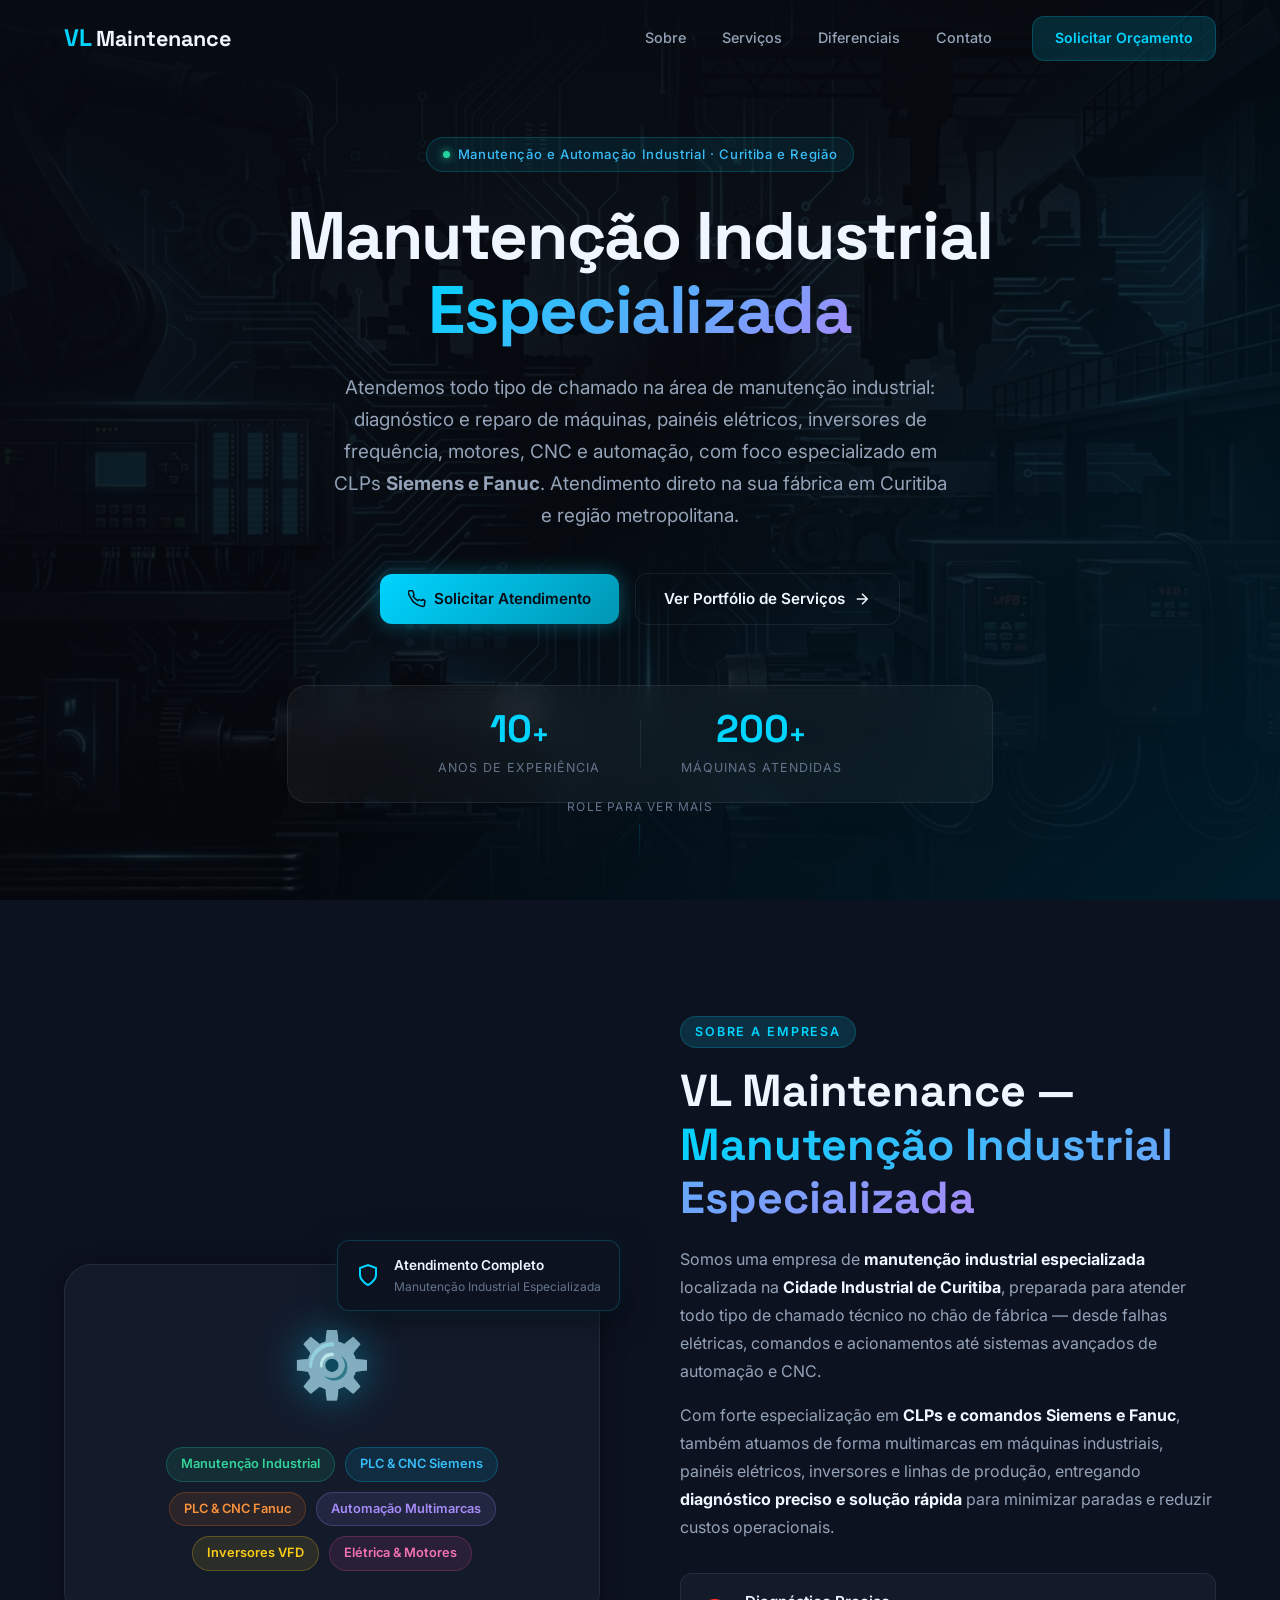
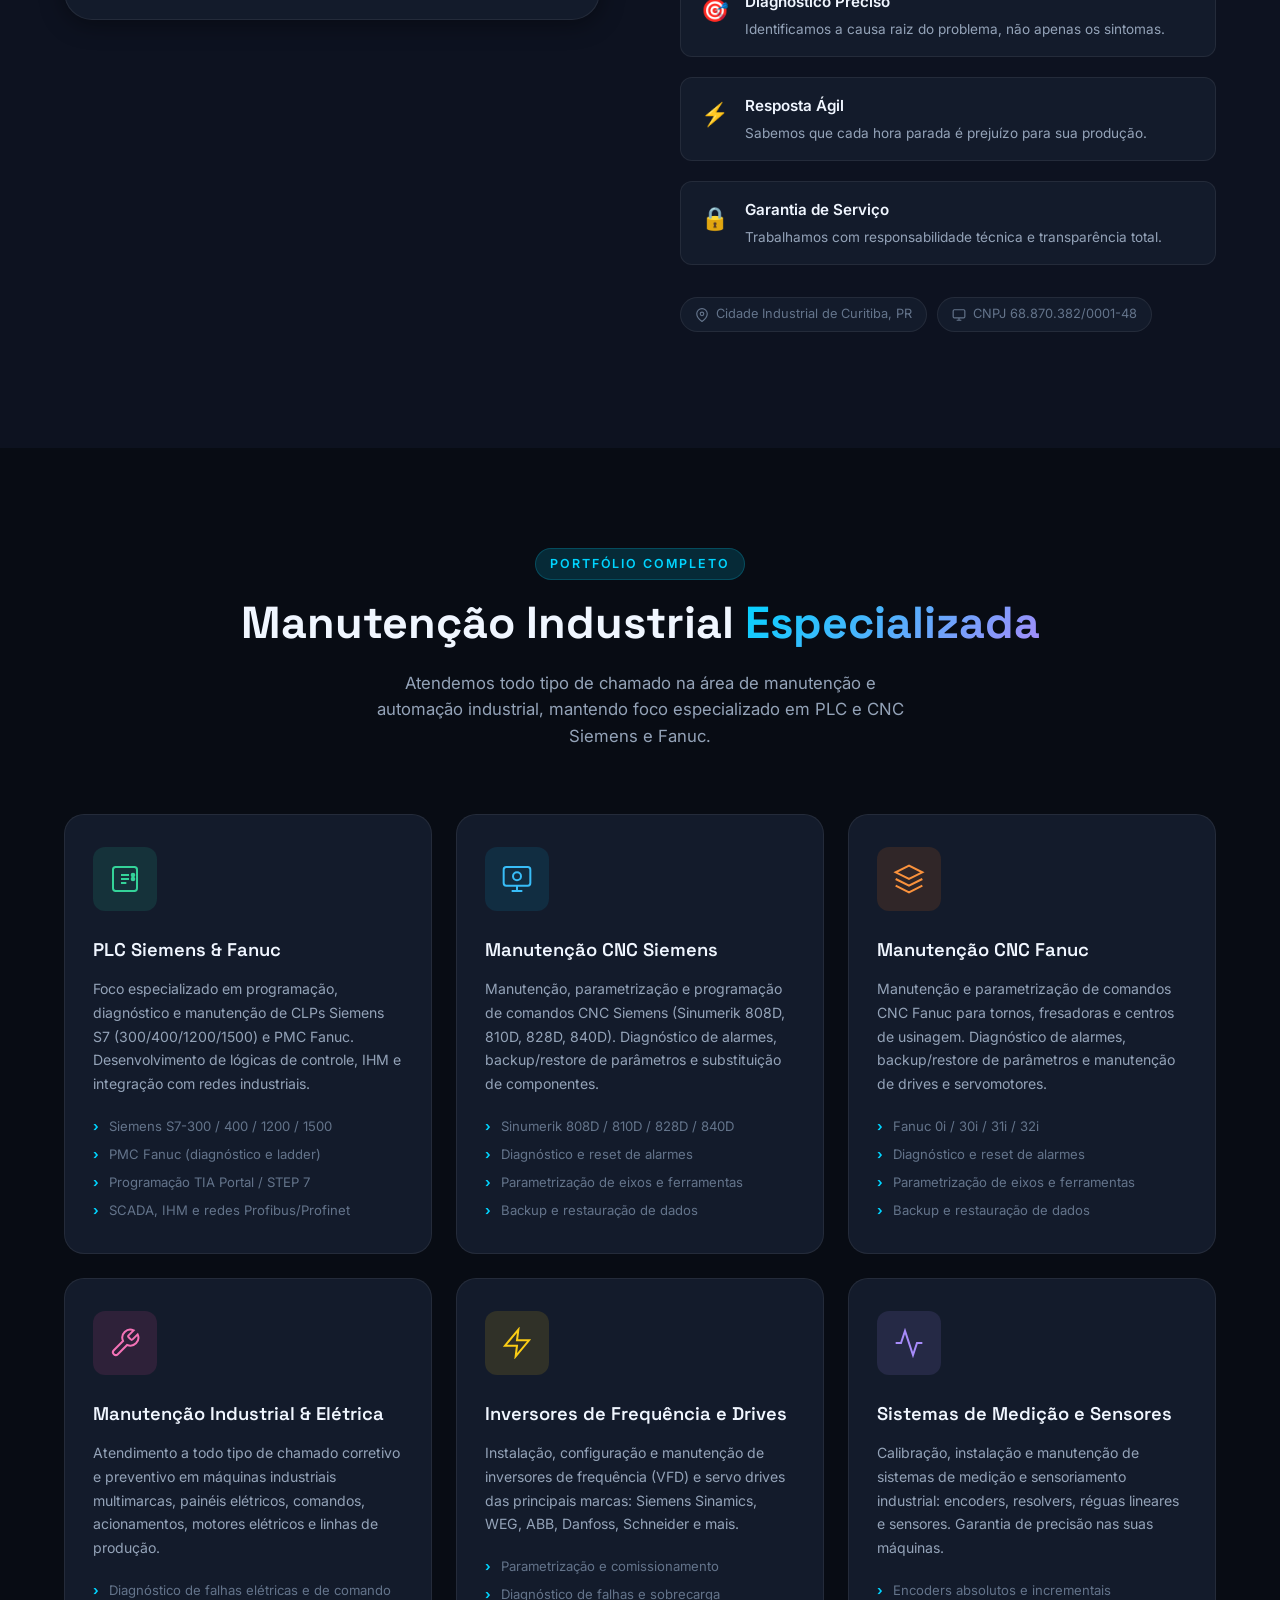
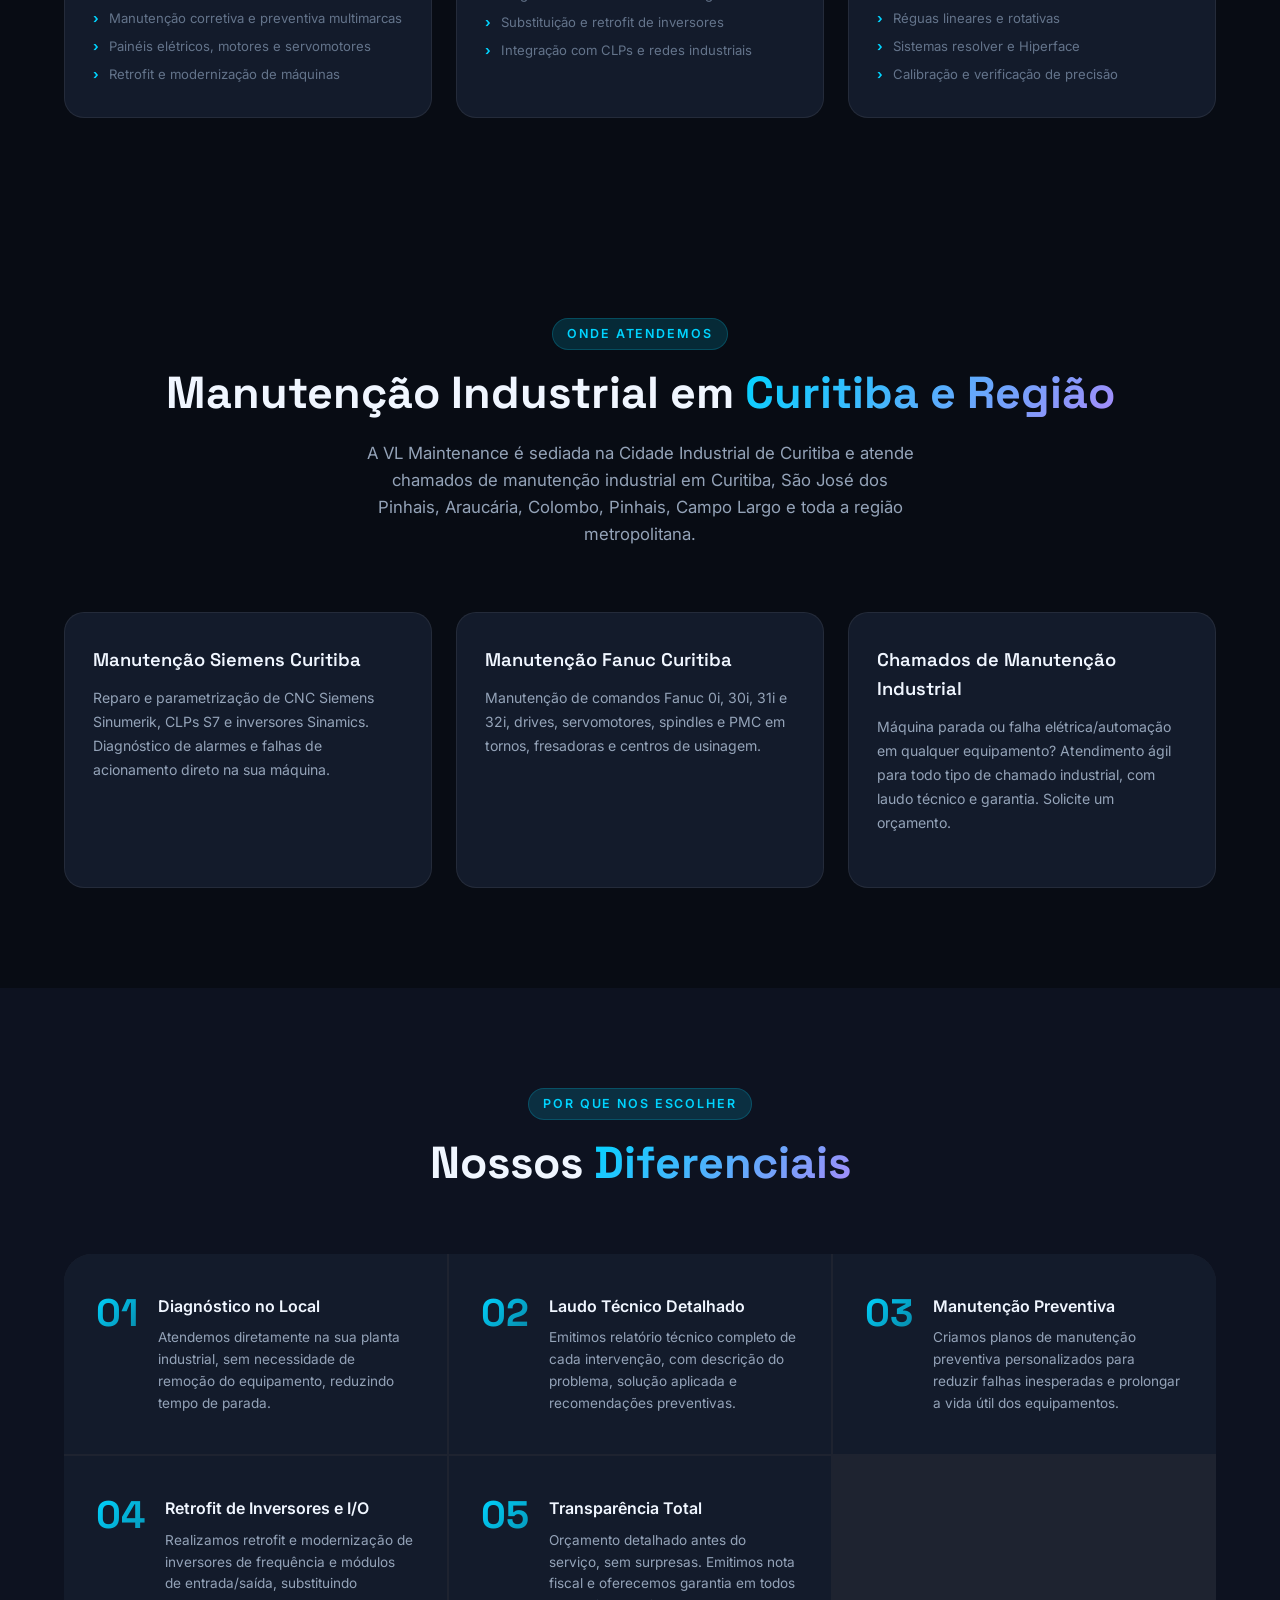
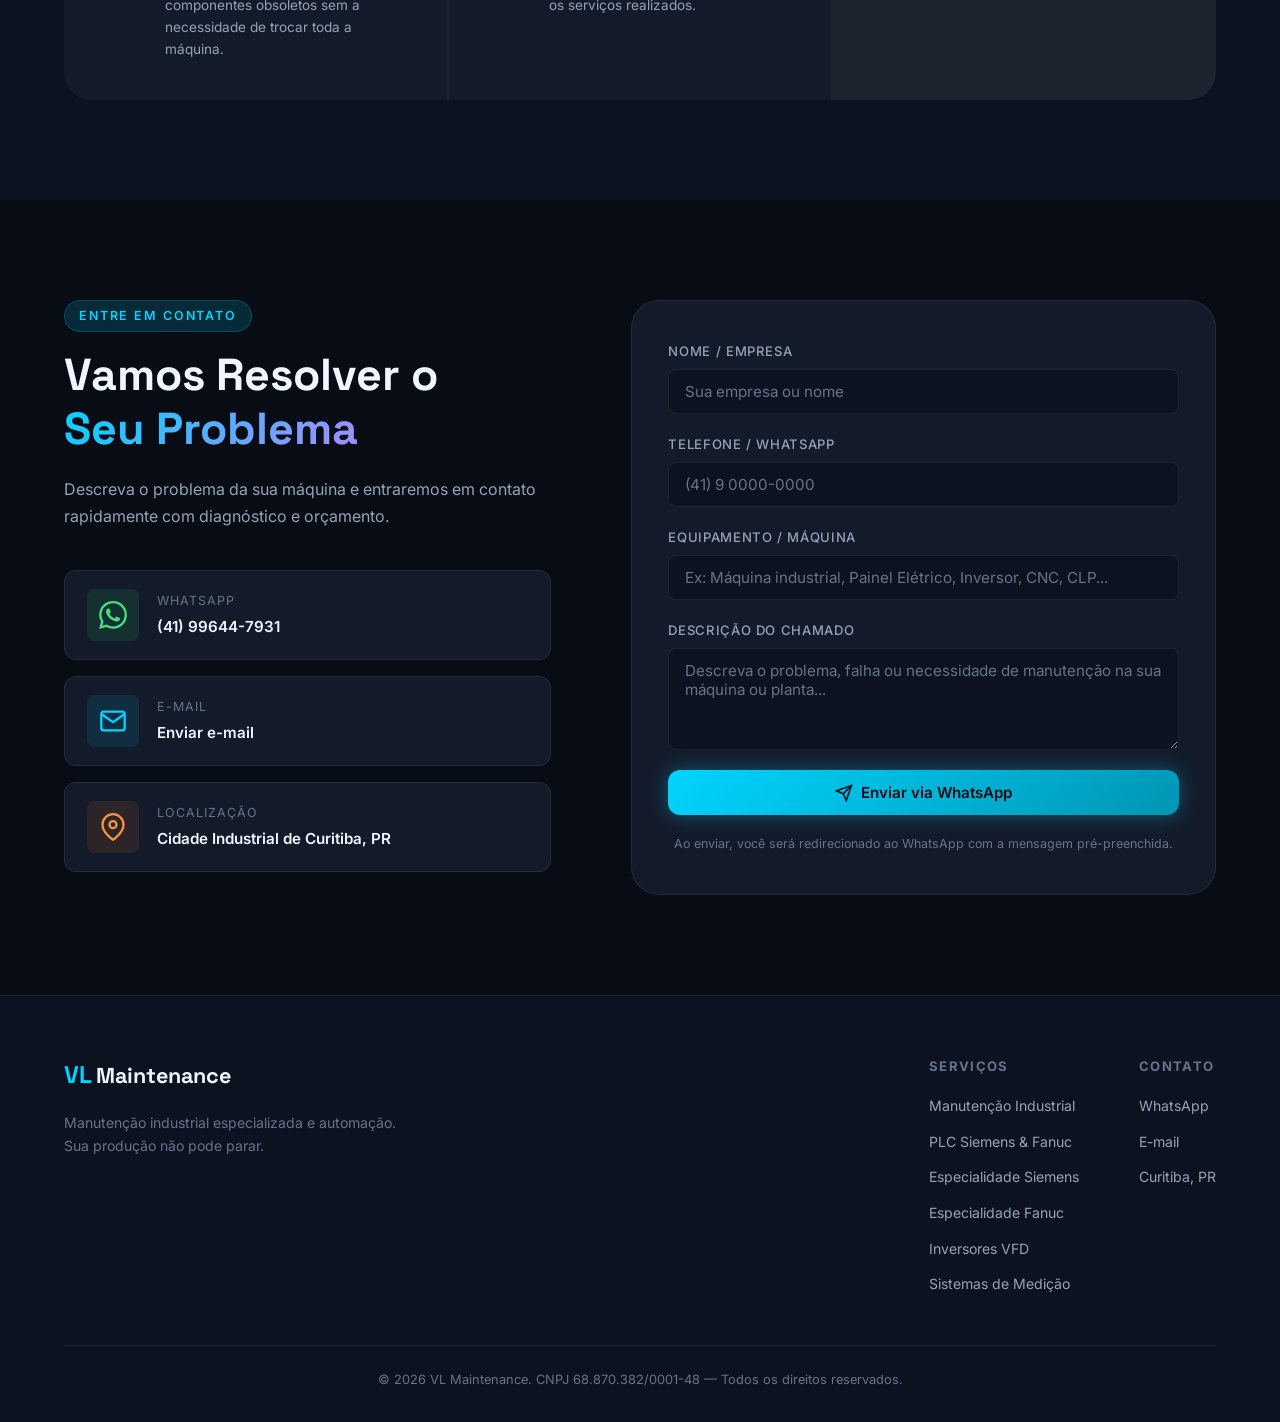
<file: index.html>
<!DOCTYPE html>
<html lang="pt-BR">
<head>
  <meta charset="UTF-8" />
  <meta name="viewport" content="width=device-width, initial-scale=1.0" />
  <title>Manutenção Industrial Especializada em Curitiba | Automação, PLC Siemens e Fanuc – VL Maintenance</title>
  <meta name="description" content="Manutenção industrial especializada em Curitiba e região: atendimento a todo tipo de chamado em máquinas industriais, elétrica, automação, inversores, CNC e foco especializado em PLC Siemens e Fanuc." />
  <meta name="keywords" content="manutenção industrial Curitiba, manutenção industrial especializada, automação industrial Curitiba, manutenção Siemens Curitiba, manutenção Fanuc Curitiba, manutenção CNC Curitiba, manutenção PLC Curitiba" />
  <meta name="robots" content="index, follow" />
  <meta name="geo.region" content="BR-PR" />
  <meta name="geo.placename" content="Curitiba" />
  <link rel="canonical" href="https://vlmaintenance.com.br/" />
  <meta property="og:type" content="website" />
  <meta property="og:locale" content="pt_BR" />
  <meta property="og:url" content="https://vlmaintenance.com.br/" />
  <meta property="og:title" content="Manutenção Industrial Especializada em Curitiba – VL Maintenance" />
  <meta property="og:description" content="Atendimento completo em manutenção industrial, elétrica, automação, inversores, CNC e especialidade em PLC Siemens e Fanuc em Curitiba e região." />
  <meta property="og:image" content="https://vlmaintenance.com.br/hero_bg.jpg" />
  <script type="application/ld+json">
  {
    "@context": "https://schema.org",
    "@graph": [
      {
        "@type": "LocalBusiness",
        "@id": "https://vlmaintenance.com.br/#empresa",
        "name": "VL Maintenance",
        "url": "https://vlmaintenance.com.br/",
        "image": "https://vlmaintenance.com.br/hero_bg.jpg",
        "telephone": "+55-41-99644-7931",
        "email": "vinilobo.eng@gmail.com",
        "description": "Manutenção industrial especializada em Curitiba e região: atendimento a chamados corretivos e preventivos, automação industrial, painéis elétricos, inversores de frequência, CNC e foco especializado em PLC Siemens e Fanuc.",
        "address": { "@type": "PostalAddress", "addressLocality": "Curitiba", "addressRegion": "PR", "addressCountry": "BR" },
        "areaServed": ["Curitiba", "São José dos Pinhais", "Araucária", "Colombo", "Pinhais", "Campo Largo", "Região Metropolitana de Curitiba", "Paraná"],
        "knowsAbout": ["Manutenção Industrial Especializada", "Automação Industrial", "Manutenção Elétrica Industrial", "PLC Siemens S7", "PMC Fanuc", "CNC Sinumerik", "CNC Fanuc", "Inversores de frequência", "Servo drives"]
      },
      {
        "@type": "FAQPage",
        "mainEntity": [
          {"@type": "Question", "name": "Quais tipos de chamados de manutenção industrial vocês atendem?", "acceptedAnswer": {"@type": "Answer", "text": "Atendemos todo tipo de chamado na área de manutenção industrial: paradas de máquina, falhas elétricas e de automação, inversores de frequência, servomotores, sistemas de medição, comandos CNC e CLPs, com forte especialização em Siemens e Fanuc."}},
          {"@type": "Question", "name": "Vocês fazem manutenção Siemens e Fanuc em Curitiba?", "acceptedAnswer": {"@type": "Answer", "text": "Sim. Além da manutenção industrial geral, temos foco especializado em CLPs e comandos Siemens (S7-300/400/1200/1500, Sinumerik, Sinamics) e Fanuc (PMC, 0i, 30i, 31i, 32i, servo drives) em Curitiba e região metropolitana."}},
          {"@type": "Question", "name": "O atendimento é na minha fábrica?", "acceptedAnswer": {"@type": "Answer", "text": "Sim, o diagnóstico e o reparo são feitos diretamente no local, com laudo técnico e garantia do serviço."}}
        ]
      }
    ]
  }
  </script>
  <link rel="preconnect" href="https://fonts.googleapis.com" />
  <link rel="preconnect" href="https://fonts.gstatic.com" crossorigin />
  <link href="https://fonts.googleapis.com/css2?family=Inter:wght@300;400;500;600;700;800;900&family=Space+Grotesk:wght@400;500;600;700&display=swap" rel="stylesheet" />
  <link rel="stylesheet" href="style.css" />
</head>
<body>

  <!-- ===== NAVBAR ===== -->
  <nav id="navbar" class="navbar">
    <div class="nav-container">
      <a href="#home" class="nav-logo">
        <span class="logo-vl">VL</span><span class="logo-maintenance">Maintenance</span>
      </a>
      <ul class="nav-links" id="nav-links">
        <li><a href="#sobre" class="nav-link">Sobre</a></li>
        <li><a href="#servicos" class="nav-link">Serviços</a></li>
        <li><a href="#diferenciais" class="nav-link">Diferenciais</a></li>
        <li><a href="#contato" class="nav-link">Contato</a></li>
      </ul>
      <a href="#contato" class="btn btn-nav">Solicitar Orçamento</a>
      <button class="hamburger" id="hamburger" aria-label="Menu">
        <span></span><span></span><span></span>
      </button>
    </div>
  </nav>

  <!-- ===== HERO ===== -->
  <section id="home" class="hero">
    <div class="hero-bg"></div>
    <div class="hero-overlay"></div>
    <div class="hero-particles" id="particles"></div>
    <div class="hero-content">
      <div class="hero-badge">
        <span class="badge-dot"></span>
        Manutenção e Automação Industrial · Curitiba e Região
      </div>
      <h1 class="hero-title">
        Manutenção Industrial<br />
        <span class="gradient-text">Especializada</span>
      </h1>
      <p class="hero-subtitle">
        Atendemos todo tipo de chamado na área de manutenção industrial: diagnóstico e reparo de máquinas,
        painéis elétricos, inversores de frequência, motores, CNC e automação, com foco especializado em CLPs
        <strong>Siemens e Fanuc</strong>. Atendimento direto na sua fábrica em Curitiba e região metropolitana.
      </p>
      <div class="hero-cta">
        <a href="#contato" class="btn btn-primary" id="btn-orcamento">
          <svg width="18" height="18" viewBox="0 0 24 24" fill="none" stroke="currentColor" stroke-width="2"><path d="M22 16.92v3a2 2 0 01-2.18 2 19.79 19.79 0 01-8.63-3.07A19.5 19.5 0 013.07 9.5 19.79 19.79 0 01.14 3.07 2 2 0 012.11 1h3a2 2 0 012 1.72c.127.96.361 1.903.7 2.81a2 2 0 01-.45 2.11L6.91 8.09a16 16 0 006 6l.45-.45a2 2 0 012.11-.45c.907.339 1.85.573 2.81.7A2 2 0 0122 16.92z"/></svg>
          Solicitar Atendimento
        </a>
        <a href="#servicos" class="btn btn-ghost" id="btn-servicos">
          Ver Portfólio de Serviços
          <svg width="18" height="18" viewBox="0 0 24 24" fill="none" stroke="currentColor" stroke-width="2"><path d="M5 12h14M12 5l7 7-7 7"/></svg>
        </a>
      </div>
      <div class="hero-stats">
        <div class="stat-item">
          <span class="stat-number" data-target="10">0</span><span class="stat-suffix">+</span>
          <span class="stat-label">Anos de Experiência</span>
        </div>
        <div class="stat-divider"></div>
        <div class="stat-item">
          <span class="stat-number" data-target="200">0</span><span class="stat-suffix">+</span>
          <span class="stat-label">Máquinas Atendidas</span>
        </div>
      </div>
    </div>
    <div class="hero-scroll-indicator">
      <span>Role para ver mais</span>
      <div class="scroll-arrow"></div>
    </div>
  </section>

  <!-- ===== SOBRE ===== -->
  <section id="sobre" class="section sobre-section">
    <div class="container">
      <div class="sobre-grid">
        <div class="sobre-visual">
          <div class="sobre-card-main">
            <div class="sobre-icon-big">⚙️</div>
            <div class="sobre-expertise-tags">
              <span class="tag tag-plc">Manutenção Industrial</span>
              <span class="tag tag-siemens">PLC &amp; CNC Siemens</span>
              <span class="tag tag-fanuc">PLC &amp; CNC Fanuc</span>
              <span class="tag tag-cnc">Automação Multimarcas</span>
              <span class="tag tag-vfd">Inversores VFD</span>
              <span class="tag tag-motor">Elétrica &amp; Motores</span>
            </div>
          </div>
          <div class="sobre-card-floating card-float-1">
            <svg width="24" height="24" viewBox="0 0 24 24" fill="none" stroke="#00d4ff" stroke-width="2"><path d="M12 22s8-4 8-10V5l-8-3-8 3v7c0 6 8 10 8 10z"/></svg>
            <div>
              <div class="float-title">Atendimento Completo</div>
              <div class="float-sub">Manutenção Industrial Especializada</div>
            </div>
          </div>

        </div>

        <div class="sobre-content">
          <div class="section-label">Sobre a Empresa</div>
          <h2 class="section-title">VL Maintenance —<br /><span class="gradient-text">Manutenção Industrial Especializada</span></h2>
          <p class="sobre-text">
            Somos uma empresa de <strong>manutenção industrial especializada</strong> localizada na <strong>Cidade Industrial de Curitiba</strong>, 
            preparada para atender todo tipo de chamado técnico no chão de fábrica — desde falhas elétricas, comandos e acionamentos até sistemas avançados de automação e CNC.
          </p>
          <p class="sobre-text">
            Com forte especialização em <strong>CLPs e comandos Siemens e Fanuc</strong>, também atuamos de forma multimarcas em máquinas industriais, painéis elétricos, inversores e linhas de produção, entregando <strong>diagnóstico preciso e solução rápida</strong> para minimizar paradas e reduzir custos operacionais.
          </p>
          <div class="sobre-pilares">
            <div class="pilar">
              <div class="pilar-icon">🎯</div>
              <div>
                <div class="pilar-title">Diagnóstico Preciso</div>
                <div class="pilar-text">Identificamos a causa raiz do problema, não apenas os sintomas.</div>
              </div>
            </div>
            <div class="pilar">
              <div class="pilar-icon">⚡</div>
              <div>
                <div class="pilar-title">Resposta Ágil</div>
                <div class="pilar-text">Sabemos que cada hora parada é prejuízo para sua produção.</div>
              </div>
            </div>
            <div class="pilar">
              <div class="pilar-icon">🔒</div>
              <div>
                <div class="pilar-title">Garantia de Serviço</div>
                <div class="pilar-text">Trabalhamos com responsabilidade técnica e transparência total.</div>
              </div>
            </div>
          </div>
          <div class="sobre-info">
            <div class="info-chip">
              <svg width="14" height="14" viewBox="0 0 24 24" fill="none" stroke="currentColor" stroke-width="2"><path d="M21 10c0 7-9 13-9 13s-9-6-9-13a9 9 0 0118 0z"/><circle cx="12" cy="10" r="3"/></svg>
              Cidade Industrial de Curitiba, PR
            </div>
            <div class="info-chip">
              <svg width="14" height="14" viewBox="0 0 24 24" fill="none" stroke="currentColor" stroke-width="2"><rect x="2" y="3" width="20" height="14" rx="2"/><path d="M8 21h8M12 17v4"/></svg>
              CNPJ 68.870.382/0001-48
            </div>
          </div>
        </div>
      </div>
    </div>
  </section>

  <!-- ===== SERVIÇOS ===== -->
  <section id="servicos" class="section servicos-section">
    <div class="container">
      <div class="section-header">
        <div class="section-label">Portfólio Completo</div>
        <h2 class="section-title">Manutenção Industrial <span class="gradient-text">Especializada</span></h2>
        <p class="section-desc">Atendemos todo tipo de chamado na área de manutenção e automação industrial, mantendo foco especializado em PLC e CNC Siemens e Fanuc.</p>
      </div>

      <div class="servicos-grid">

        <div class="servico-card" id="card-plc">
          <div class="servico-icon-wrap plc-color">
            <svg width="32" height="32" viewBox="0 0 24 24" fill="none" stroke="currentColor" stroke-width="1.5"><rect x="3" y="3" width="18" height="18" rx="2"/><path d="M9 9h6M9 12h6M9 15h4"/><circle cx="18" cy="9" r="1" fill="currentColor"/><circle cx="18" cy="12" r="1" fill="currentColor"/></svg>
          </div>
          <h3 class="servico-title">PLC Siemens &amp; Fanuc</h3>
          <p class="servico-desc">Foco especializado em programação, diagnóstico e manutenção de CLPs Siemens S7 (300/400/1200/1500) e PMC Fanuc. Desenvolvimento de lógicas de controle, IHM e integração com redes industriais.</p>
          <ul class="servico-list">
            <li>Siemens S7-300 / 400 / 1200 / 1500</li>
            <li>PMC Fanuc (diagnóstico e ladder)</li>
            <li>Programação TIA Portal / STEP 7</li>
            <li>SCADA, IHM e redes Profibus/Profinet</li>
          </ul>
        </div>

        <div class="servico-card" id="card-cnc-siemens">
          <div class="servico-icon-wrap siemens-color">
            <svg width="32" height="32" viewBox="0 0 24 24" fill="none" stroke="currentColor" stroke-width="1.5"><rect x="2" y="3" width="20" height="14" rx="2"/><path d="M8 21h8M12 17v4"/><circle cx="12" cy="10" r="3"/></svg>
          </div>
          <h3 class="servico-title">Manutenção CNC Siemens</h3>
          <p class="servico-desc">Manutenção, parametrização e programação de comandos CNC Siemens (Sinumerik 808D, 810D, 828D, 840D). Diagnóstico de alarmes, backup/restore de parâmetros e substituição de componentes.</p>
          <ul class="servico-list">
            <li>Sinumerik 808D / 810D / 828D / 840D</li>
            <li>Diagnóstico e reset de alarmes</li>
            <li>Parametrização de eixos e ferramentas</li>
            <li>Backup e restauração de dados</li>
          </ul>
        </div>

        <div class="servico-card" id="card-cnc-fanuc">
          <div class="servico-icon-wrap fanuc-color">
            <svg width="32" height="32" viewBox="0 0 24 24" fill="none" stroke="currentColor" stroke-width="1.5"><path d="M12 2L2 7l10 5 10-5-10-5zM2 17l10 5 10-5M2 12l10 5 10-5"/></svg>
          </div>
          <h3 class="servico-title">Manutenção CNC Fanuc</h3>
          <p class="servico-desc">Manutenção e parametrização de comandos CNC Fanuc para tornos, fresadoras e centros de usinagem. Diagnóstico de alarmes, backup/restore de parâmetros e manutenção de drives e servomotores.</p>
          <ul class="servico-list">
            <li>Fanuc 0i / 30i / 31i / 32i</li>
            <li>Diagnóstico e reset de alarmes</li>
            <li>Parametrização de eixos e ferramentas</li>
            <li>Backup e restauração de dados</li>
          </ul>
        </div>

        <div class="servico-card" id="card-manutencao-geral">
          <div class="servico-icon-wrap motor-color">
            <svg width="32" height="32" viewBox="0 0 24 24" fill="none" stroke="currentColor" stroke-width="1.5"><path d="M14.7 6.3a1 1 0 0 0 0 1.4l1.6 1.6a1 1 0 0 0 1.4 0l3.77-3.77a6 6 0 0 1-7.94 7.94l-6.91 6.91a2.12 2.12 0 0 1-3-3l6.91-6.91a6 6 0 0 1 7.94-7.94l-3.76 3.76z"/></svg>
          </div>
          <h3 class="servico-title">Manutenção Industrial &amp; Elétrica</h3>
          <p class="servico-desc">Atendimento a todo tipo de chamado corretivo e preventivo em máquinas industriais multimarcas, painéis elétricos, comandos, acionamentos, motores elétricos e linhas de produção.</p>
          <ul class="servico-list">
            <li>Diagnóstico de falhas elétricas e de comando</li>
            <li>Manutenção corretiva e preventiva multimarcas</li>
            <li>Painéis elétricos, motores e servomotores</li>
            <li>Retrofit e modernização de máquinas</li>
          </ul>
        </div>

        <div class="servico-card" id="card-inversor">
          <div class="servico-icon-wrap inversor-color">
            <svg width="32" height="32" viewBox="0 0 24 24" fill="none" stroke="currentColor" stroke-width="1.5"><path d="M13 2L3 14h9l-1 8 10-12h-9l1-8z"/></svg>
          </div>
          <h3 class="servico-title">Inversores de Frequência e Drives</h3>
          <p class="servico-desc">Instalação, configuração e manutenção de inversores de frequência (VFD) e servo drives das principais marcas: Siemens Sinamics, WEG, ABB, Danfoss, Schneider e mais.</p>
          <ul class="servico-list">
            <li>Parametrização e comissionamento</li>
            <li>Diagnóstico de falhas e sobrecarga</li>
            <li>Substituição e retrofit de inversores</li>
            <li>Integração com CLPs e redes industriais</li>
          </ul>
        </div>

        <div class="servico-card" id="card-medicao">
          <div class="servico-icon-wrap medicao-color">
            <svg width="32" height="32" viewBox="0 0 24 24" fill="none" stroke="currentColor" stroke-width="1.5"><polyline points="22 12 18 12 15 21 9 3 6 12 2 12"/></svg>
          </div>
          <h3 class="servico-title">Sistemas de Medição e Sensores</h3>
          <p class="servico-desc">Calibração, instalação e manutenção de sistemas de medição e sensoriamento industrial: encoders, resolvers, réguas lineares e sensores. Garantia de precisão nas suas máquinas.</p>
          <ul class="servico-list">
            <li>Encoders absolutos e incrementais</li>
            <li>Réguas lineares e rotativas</li>
            <li>Sistemas resolver e Hiperface</li>
            <li>Calibração e verificação de precisão</li>
          </ul>
        </div>

      </div>
    </div>
  </section>

  <!-- ===== ATENDIMENTO LOCAL ===== -->
  <section id="atendimento" class="section">
    <div class="container">
      <div class="section-header">
        <div class="section-label">Onde Atendemos</div>
        <h2 class="section-title">Manutenção Industrial em <span class="gradient-text">Curitiba e Região</span></h2>
        <p class="section-desc">
          A VL Maintenance é sediada na Cidade Industrial de Curitiba e atende chamados de manutenção industrial em Curitiba, São José dos Pinhais,
          Araucária, Colombo, Pinhais, Campo Largo e toda a região metropolitana.
        </p>
      </div>
      <div class="servicos-grid">
        <div class="servico-card">
          <h3 class="servico-title"><a href="/manutencao-siemens-curitiba/">Manutenção Siemens Curitiba</a></h3>
          <p class="servico-desc">Reparo e parametrização de CNC Siemens Sinumerik, CLPs S7 e inversores Sinamics. Diagnóstico de alarmes e falhas de acionamento direto na sua máquina.</p>
        </div>
        <div class="servico-card">
          <h3 class="servico-title"><a href="/manutencao-fanuc-curitiba/">Manutenção Fanuc Curitiba</a></h3>
          <p class="servico-desc">Manutenção de comandos Fanuc 0i, 30i, 31i e 32i, drives, servomotores, spindles e PMC em tornos, fresadoras e centros de usinagem.</p>
        </div>
        <div class="servico-card">
          <h3 class="servico-title">Chamados de Manutenção Industrial</h3>
          <p class="servico-desc">Máquina parada ou falha elétrica/automação em qualquer equipamento? Atendimento ágil para todo tipo de chamado industrial, com laudo técnico e garantia. <a href="#contato">Solicite um orçamento</a>.</p>
        </div>
      </div>
    </div>
  </section>

  <!-- ===== DIFERENCIAIS ===== -->
  <section id="diferenciais" class="section diferenciais-section">
    <div class="container">
      <div class="section-header">
        <div class="section-label">Por Que Nos Escolher</div>
        <h2 class="section-title">Nossos <span class="gradient-text">Diferenciais</span></h2>
      </div>
      <div class="diferenciais-grid">
        <div class="diferencial-item" id="dif-1">
          <div class="dif-number">01</div>
          <div class="dif-content">
            <h3>Diagnóstico no Local</h3>
            <p>Atendemos diretamente na sua planta industrial, sem necessidade de remoção do equipamento, reduzindo tempo de parada.</p>
          </div>
        </div>
        <div class="diferencial-item" id="dif-2">
          <div class="dif-number">02</div>
          <div class="dif-content">
            <h3>Laudo Técnico Detalhado</h3>
            <p>Emitimos relatório técnico completo de cada intervenção, com descrição do problema, solução aplicada e recomendações preventivas.</p>
          </div>
        </div>
        <div class="diferencial-item" id="dif-3">
          <div class="dif-number">03</div>
          <div class="dif-content">
            <h3>Manutenção Preventiva</h3>
            <p>Criamos planos de manutenção preventiva personalizados para reduzir falhas inesperadas e prolongar a vida útil dos equipamentos.</p>
          </div>
        </div>
        <div class="diferencial-item" id="dif-4">
          <div class="dif-number">04</div>
          <div class="dif-content">
            <h3>Retrofit de Inversores e I/O</h3>
            <p>Realizamos retrofit e modernização de inversores de frequência e módulos de entrada/saída, substituindo componentes obsoletos sem a necessidade de trocar toda a máquina.</p>
          </div>
        </div>
        <div class="diferencial-item" id="dif-5">
          <div class="dif-number">05</div>
          <div class="dif-content">
            <h3>Transparência Total</h3>
            <p>Orçamento detalhado antes do serviço, sem surpresas. Emitimos nota fiscal e oferecemos garantia em todos os serviços realizados.</p>
          </div>
        </div>
      </div>
    </div>
  </section>

  <!-- ===== CONTATO ===== -->
  <section id="contato" class="section contato-section">
    <div class="container">
      <div class="contato-grid">
        <div class="contato-info">
          <div class="section-label">Entre em Contato</div>
          <h2 class="section-title">Vamos Resolver o<br /><span class="gradient-text">Seu Problema</span></h2>
          <p class="contato-desc">Descreva o problema da sua máquina e entraremos em contato rapidamente com diagnóstico e orçamento.</p>

          <div class="contato-cards">
            <a href="https://wa.me/5541996447931" id="whatsapp-link" target="_blank" rel="noopener" class="contato-card contato-whatsapp">
              <div class="contato-card-icon">
                <svg width="28" height="28" viewBox="0 0 24 24" fill="currentColor"><path d="M17.472 14.382c-.297-.149-1.758-.867-2.03-.967-.273-.099-.471-.148-.67.15-.197.297-.767.966-.94 1.164-.173.199-.347.223-.644.075-.297-.15-1.255-.463-2.39-1.475-.883-.788-1.48-1.761-1.653-2.059-.173-.297-.018-.458.13-.606.134-.133.298-.347.446-.52.149-.174.198-.298.298-.497.099-.198.05-.371-.025-.52-.075-.149-.669-1.612-.916-2.207-.242-.579-.487-.5-.669-.51-.173-.008-.371-.01-.57-.01-.198 0-.52.074-.792.372-.272.297-1.04 1.016-1.04 2.479 0 1.462 1.065 2.875 1.213 3.074.149.198 2.096 3.2 5.077 4.487.709.306 1.262.489 1.694.625.712.227 1.36.195 1.871.118.571-.085 1.758-.719 2.006-1.413.248-.694.248-1.289.173-1.413-.074-.124-.272-.198-.57-.347m-5.421 7.403h-.004a9.87 9.87 0 01-5.031-1.378l-.361-.214-3.741.982.998-3.648-.235-.374a9.86 9.86 0 01-1.51-5.26c.001-5.45 4.436-9.884 9.888-9.884 2.64 0 5.122 1.03 6.988 2.898a9.825 9.825 0 012.893 6.994c-.003 5.45-4.437 9.884-9.885 9.884m8.413-18.297A11.815 11.815 0 0012.05 0C5.495 0 .16 5.335.157 11.892c0 2.096.547 4.142 1.588 5.945L.057 24l6.305-1.654a11.882 11.882 0 005.683 1.448h.005c6.554 0 11.89-5.335 11.893-11.893a11.821 11.821 0 00-3.48-8.413z"/></svg>
              </div>
              <div>
                <div class="contato-card-title">WhatsApp</div>
                <div class="contato-card-value">(41) 99644-7931</div>
              </div>
            </a>

            <a href="mailto:vinilobo.eng@gmail.com" id="email-link" class="contato-card contato-email">
              <div class="contato-card-icon">
                <svg width="28" height="28" viewBox="0 0 24 24" fill="none" stroke="currentColor" stroke-width="2"><path d="M4 4h16c1.1 0 2 .9 2 2v12c0 1.1-.9 2-2 2H4c-1.1 0-2-.9-2-2V6c0-1.1.9-2 2-2z"/><polyline points="22,6 12,13 2,6"/></svg>
              </div>
              <div>
                <div class="contato-card-title">E-mail</div>
                <div class="contato-card-value">Enviar e-mail</div>
              </div>
            </a>

            <div class="contato-card contato-local" id="card-local">
              <div class="contato-card-icon">
                <svg width="28" height="28" viewBox="0 0 24 24" fill="none" stroke="currentColor" stroke-width="2"><path d="M21 10c0 7-9 13-9 13s-9-6-9-13a9 9 0 0118 0z"/><circle cx="12" cy="10" r="3"/></svg>
              </div>
              <div>
                <div class="contato-card-title">Localização</div>
                <div class="contato-card-value">Cidade Industrial de Curitiba, PR</div>
              </div>
            </div>
          </div>
        </div>

        <div class="contato-form-wrap">
          <form class="contato-form" id="contato-form">
            <div class="form-group">
              <label for="nome">Nome / Empresa</label>
              <input type="text" id="nome" name="nome" placeholder="Sua empresa ou nome" required />
            </div>
            <div class="form-group">
              <label for="telefone">Telefone / WhatsApp</label>
              <input type="tel" id="telefone" name="telefone" placeholder="(41) 9 0000-0000" required />
            </div>
            <div class="form-group">
              <label for="maquina">Equipamento / Máquina</label>
              <input type="text" id="maquina" name="maquina" placeholder="Ex: Máquina industrial, Painel Elétrico, Inversor, CNC, CLP..." />
            </div>
            <div class="form-group">
              <label for="descricao">Descrição do Chamado</label>
              <textarea id="descricao" name="descricao" rows="4" placeholder="Descreva o problema, falha ou necessidade de manutenção na sua máquina ou planta..." required></textarea>
            </div>
            <button type="submit" class="btn btn-primary btn-full" id="btn-enviar">
              <svg width="18" height="18" viewBox="0 0 24 24" fill="none" stroke="currentColor" stroke-width="2"><line x1="22" y1="2" x2="11" y2="13"/><polygon points="22 2 15 22 11 13 2 9 22 2"/></svg>
              Enviar via WhatsApp
            </button>
            <p class="form-note">Ao enviar, você será redirecionado ao WhatsApp com a mensagem pré-preenchida.</p>
          </form>
        </div>
      </div>
    </div>
  </section>

  <!-- ===== FOOTER ===== -->
  <footer class="footer">
    <div class="container">
      <div class="footer-grid">
        <div class="footer-brand">
          <div class="nav-logo">
            <span class="logo-vl">VL</span><span class="logo-maintenance">Maintenance</span>
          </div>
          <p class="footer-tagline">Manutenção industrial especializada e automação.<br />Sua produção não pode parar.</p>
        </div>
        <div class="footer-links">
          <div class="footer-col">
            <h4>Serviços</h4>
            <ul>
              <li><a href="#card-manutencao-geral">Manutenção Industrial</a></li>
              <li><a href="#card-plc">PLC Siemens &amp; Fanuc</a></li>
              <li><a href="/manutencao-siemens-curitiba/">Especialidade Siemens</a></li>
              <li><a href="/manutencao-fanuc-curitiba/">Especialidade Fanuc</a></li>
              <li><a href="#card-inversor">Inversores VFD</a></li>
              <li><a href="#card-medicao">Sistemas de Medição</a></li>
            </ul>
          </div>
          <div class="footer-col">
            <h4>Contato</h4>
            <ul>
              <li><a href="https://wa.me/5541996447931" target="_blank" rel="noopener">WhatsApp</a></li>
              <li><a href="mailto:vinilobo.eng@gmail.com">E-mail</a></li>
              <li><span>Curitiba, PR</span></li>
            </ul>
          </div>
        </div>
      </div>
      <div class="footer-bottom">
        <p>© 2026 VL Maintenance. CNPJ 68.870.382/0001-48 — Todos os direitos reservados.</p>
      </div>
    </div>
  </footer>

  <script src="script.js"></script>
</body>
</html>
</file>
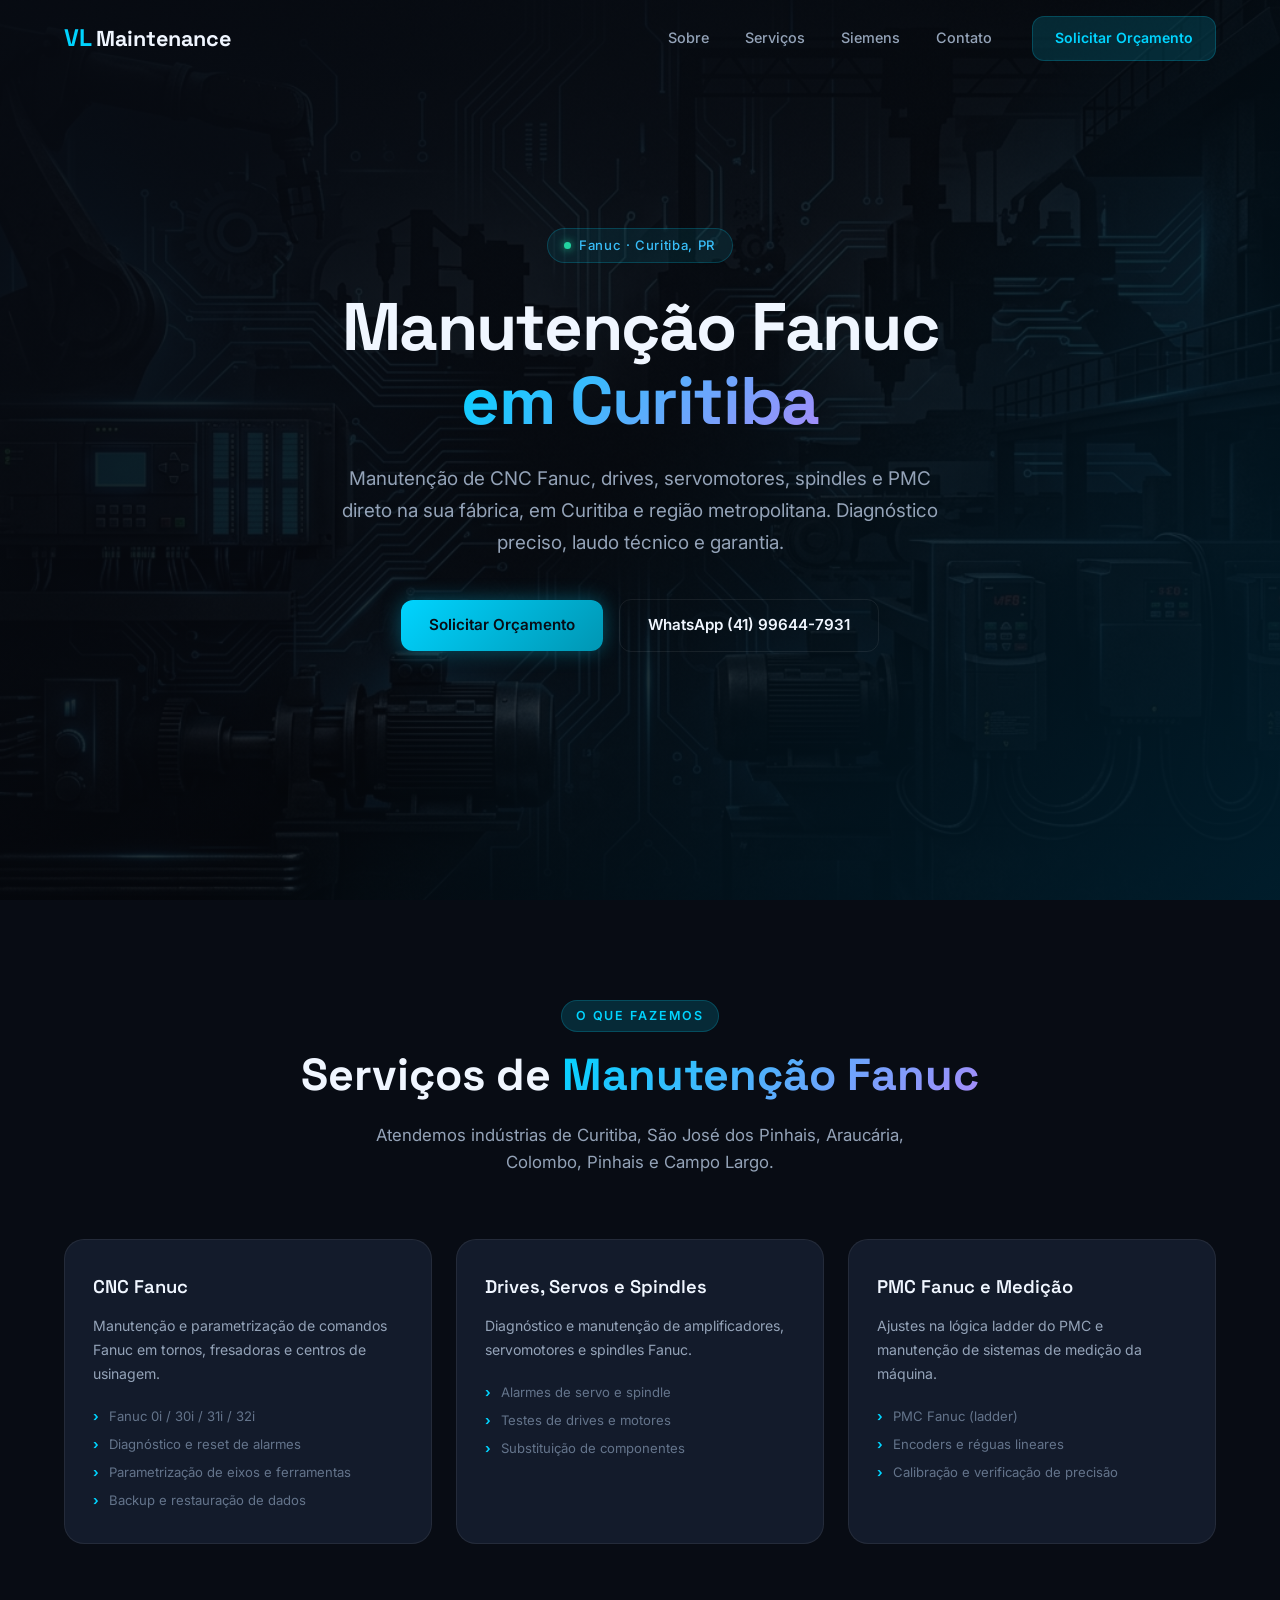
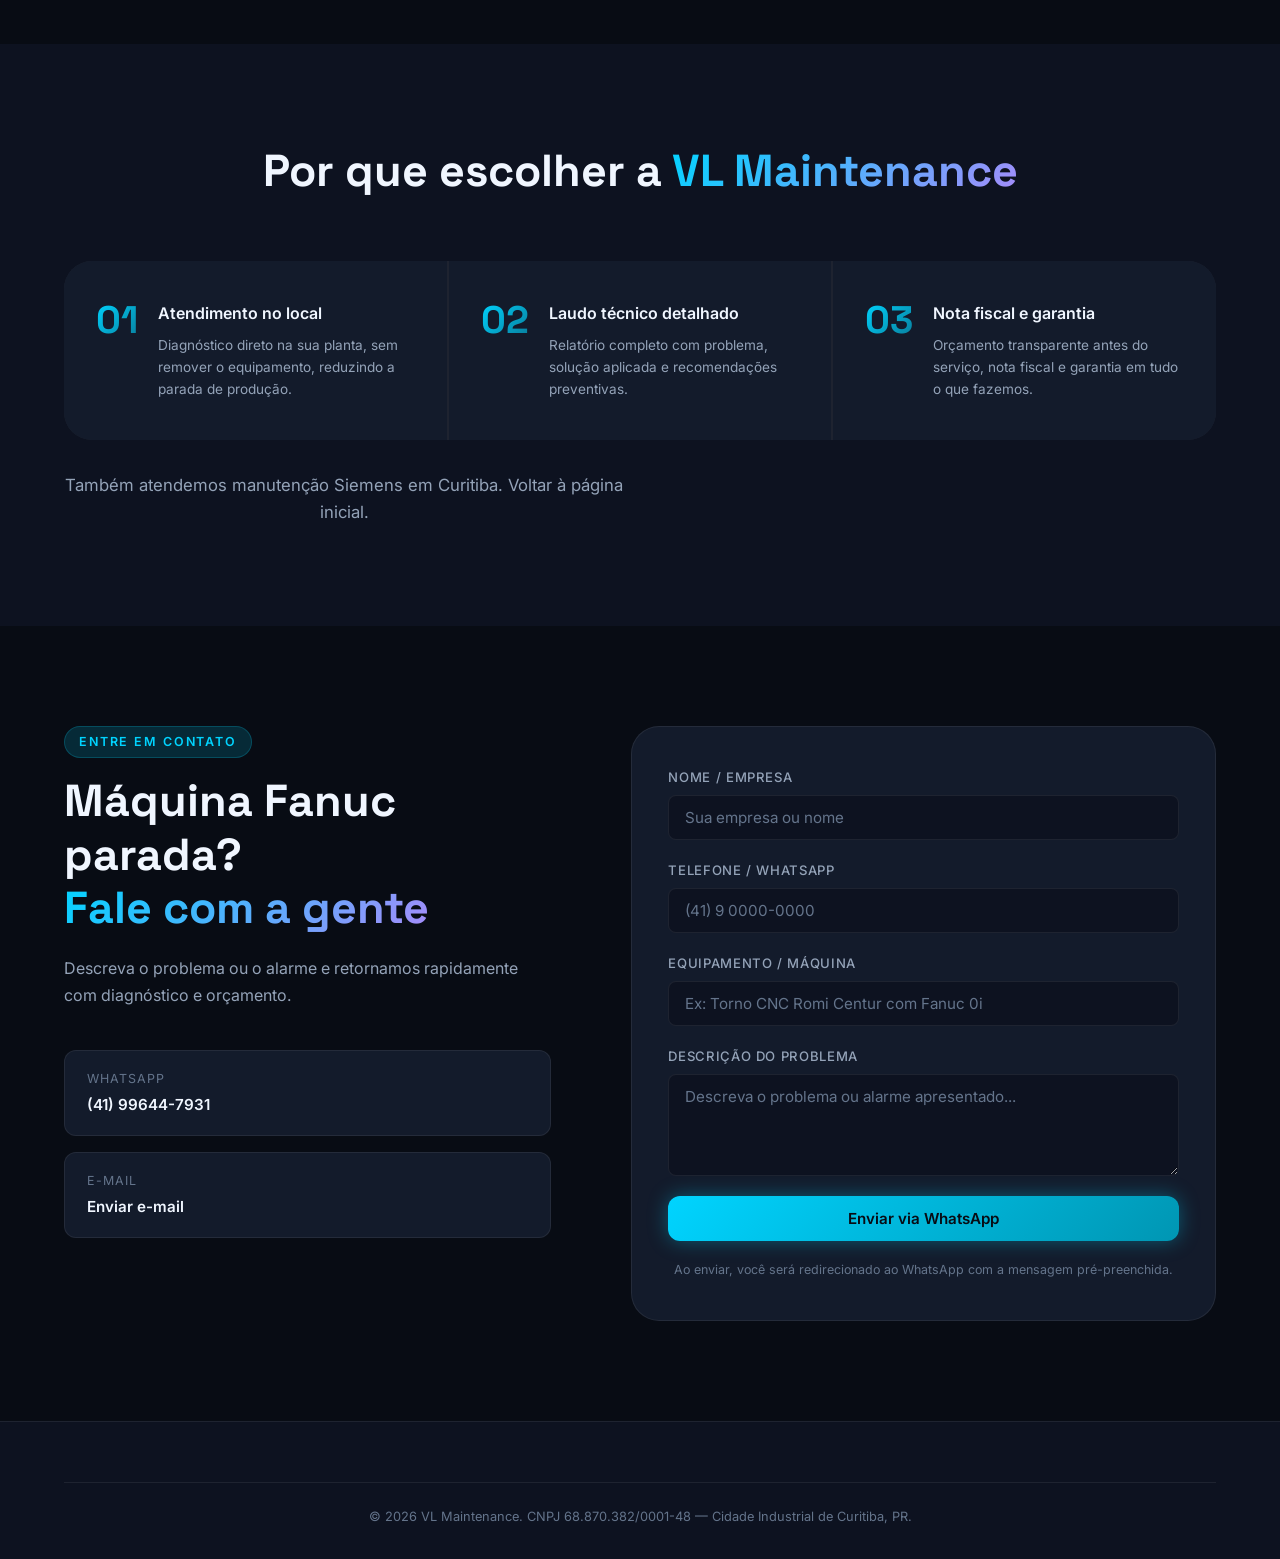
<file: manutencao-fanuc-curitiba/index.html>
<!DOCTYPE html>
<html lang="pt-BR">
<head>
  <meta charset="UTF-8" />
  <meta name="viewport" content="width=device-width, initial-scale=1.0" />
  <title>Manutenção Fanuc em Curitiba | CNC Fanuc 0i, 30i, Drives e Servos – VL Maintenance</title>
  <meta name="description" content="Manutenção Fanuc em Curitiba: CNC Fanuc 0i, 30i, 31i e 32i, drives, servomotores, spindles e PMC. Atendimento na sua fábrica, laudo técnico e garantia. Solicite orçamento." />
  <meta name="robots" content="index, follow" />
  <link rel="canonical" href="https://vlmaintenance.com.br/manutencao-fanuc-curitiba/" />
  <meta property="og:type" content="website" />
  <meta property="og:locale" content="pt_BR" />
  <meta property="og:url" content="https://vlmaintenance.com.br/manutencao-fanuc-curitiba/" />
  <meta property="og:title" content="Manutenção Fanuc em Curitiba – VL Maintenance" />
  <meta property="og:description" content="CNC Fanuc, drives, servomotores e PMC. Atendimento na sua planta em Curitiba e região." />
  <meta property="og:image" content="https://vlmaintenance.com.br/hero_bg.jpg" />
  <script type="application/ld+json">
  {
    "@context": "https://schema.org",
    "@graph": [
      {
        "@type": "Service",
        "name": "Manutenção Fanuc em Curitiba",
        "serviceType": "Manutenção de CNC Fanuc, drives, servomotores e PMC",
        "provider": { "@type": "LocalBusiness", "@id": "https://vlmaintenance.com.br/#empresa", "name": "VL Maintenance", "telephone": "+55-41-99644-7931", "url": "https://vlmaintenance.com.br/" },
        "areaServed": ["Curitiba", "São José dos Pinhais", "Araucária", "Colombo", "Pinhais", "Campo Largo", "Região Metropolitana de Curitiba"]
      },
      {
        "@type": "BreadcrumbList",
        "itemListElement": [
          { "@type": "ListItem", "position": 1, "name": "VL Maintenance", "item": "https://vlmaintenance.com.br/" },
          { "@type": "ListItem", "position": 2, "name": "Manutenção Fanuc Curitiba", "item": "https://vlmaintenance.com.br/manutencao-fanuc-curitiba/" }
        ]
      },
      {
        "@type": "FAQPage",
        "mainEntity": [
          {"@type": "Question", "name": "Quais controles Fanuc vocês atendem em Curitiba?", "acceptedAnswer": {"@type": "Answer", "text": "Fanuc 0i, 30i, 31i e 32i, além de drives, servomotores, spindles e PMC."}},
          {"@type": "Question", "name": "Atendem na fábrica?", "acceptedAnswer": {"@type": "Answer", "text": "Sim. O diagnóstico é feito no local, em Curitiba e região metropolitana, com laudo técnico ao final."}},
          {"@type": "Question", "name": "Resolvem alarmes de servo e spindle?", "acceptedAnswer": {"@type": "Answer", "text": "Sim. Fazemos diagnóstico de alarmes, testes de drives e servomotores, e substituição de componentes."}}
        ]
      }
    ]
  }
  </script>
  <link rel="preconnect" href="https://fonts.googleapis.com" />
  <link rel="preconnect" href="https://fonts.gstatic.com" crossorigin />
  <link href="https://fonts.googleapis.com/css2?family=Inter:wght@300;400;500;600;700;800;900&family=Space+Grotesk:wght@400;500;600;700&display=swap" rel="stylesheet" />
  <link rel="stylesheet" href="/style.css" />
</head>
<body>

  <nav id="navbar" class="navbar">
    <div class="nav-container">
      <a href="/" class="nav-logo"><span class="logo-vl">VL</span><span class="logo-maintenance">Maintenance</span></a>
      <ul class="nav-links" id="nav-links">
        <li><a href="/#sobre" class="nav-link">Sobre</a></li>
        <li><a href="/#servicos" class="nav-link">Serviços</a></li>
        <li><a href="/manutencao-siemens-curitiba/" class="nav-link">Siemens</a></li>
        <li><a href="#contato" class="nav-link">Contato</a></li>
      </ul>
      <a href="#contato" class="btn btn-nav">Solicitar Orçamento</a>
      <button class="hamburger" id="hamburger" aria-label="Menu"><span></span><span></span><span></span></button>
    </div>
  </nav>

  <section id="home" class="hero">
    <div class="hero-bg"></div>
    <div class="hero-overlay"></div>
    <div class="hero-content">
      <div class="hero-badge"><span class="badge-dot"></span>Fanuc · Curitiba, PR</div>
      <h1 class="hero-title">Manutenção Fanuc<br /><span class="gradient-text">em Curitiba</span></h1>
      <p class="hero-subtitle">
        Manutenção de CNC Fanuc, drives, servomotores, spindles e PMC direto na sua fábrica,
        em Curitiba e região metropolitana. Diagnóstico preciso, laudo técnico e garantia.
      </p>
      <div class="hero-cta">
        <a href="#contato" class="btn btn-primary">Solicitar Orçamento</a>
        <a href="https://wa.me/5541996447931" target="_blank" rel="noopener" class="btn btn-ghost">WhatsApp (41) 99644-7931</a>
      </div>
    </div>
  </section>

  <section id="servicos" class="section servicos-section">
    <div class="container">
      <div class="section-header">
        <div class="section-label">O Que Fazemos</div>
        <h2 class="section-title">Serviços de <span class="gradient-text">Manutenção Fanuc</span></h2>
        <p class="section-desc">Atendemos indústrias de Curitiba, São José dos Pinhais, Araucária, Colombo, Pinhais e Campo Largo.</p>
      </div>
      <div class="servicos-grid">
        <div class="servico-card">
          <h3 class="servico-title">CNC Fanuc</h3>
          <p class="servico-desc">Manutenção e parametrização de comandos Fanuc em tornos, fresadoras e centros de usinagem.</p>
          <ul class="servico-list">
            <li>Fanuc 0i / 30i / 31i / 32i</li>
            <li>Diagnóstico e reset de alarmes</li>
            <li>Parametrização de eixos e ferramentas</li>
            <li>Backup e restauração de dados</li>
          </ul>
        </div>
        <div class="servico-card">
          <h3 class="servico-title">Drives, Servos e Spindles</h3>
          <p class="servico-desc">Diagnóstico e manutenção de amplificadores, servomotores e spindles Fanuc.</p>
          <ul class="servico-list">
            <li>Alarmes de servo e spindle</li>
            <li>Testes de drives e motores</li>
            <li>Substituição de componentes</li>
          </ul>
        </div>
        <div class="servico-card">
          <h3 class="servico-title">PMC Fanuc e Medição</h3>
          <p class="servico-desc">Ajustes na lógica ladder do PMC e manutenção de sistemas de medição da máquina.</p>
          <ul class="servico-list">
            <li>PMC Fanuc (ladder)</li>
            <li>Encoders e réguas lineares</li>
            <li>Calibração e verificação de precisão</li>
          </ul>
        </div>
      </div>
    </div>
  </section>

  <section id="diferenciais" class="section diferenciais-section">
    <div class="container">
      <div class="section-header">
        <h2 class="section-title">Por que escolher a <span class="gradient-text">VL Maintenance</span></h2>
      </div>
      <div class="diferenciais-grid">
        <div class="diferencial-item"><div class="dif-number">01</div><div class="dif-content"><h3>Atendimento no local</h3><p>Diagnóstico direto na sua planta, sem remover o equipamento, reduzindo a parada de produção.</p></div></div>
        <div class="diferencial-item"><div class="dif-number">02</div><div class="dif-content"><h3>Laudo técnico detalhado</h3><p>Relatório completo com problema, solução aplicada e recomendações preventivas.</p></div></div>
        <div class="diferencial-item"><div class="dif-number">03</div><div class="dif-content"><h3>Nota fiscal e garantia</h3><p>Orçamento transparente antes do serviço, nota fiscal e garantia em tudo o que fazemos.</p></div></div>
      </div>
      <p class="section-desc" style="text-align:center;margin-top:2rem">
        Também atendemos <a href="/manutencao-siemens-curitiba/">manutenção Siemens em Curitiba</a>. <a href="/">Voltar à página inicial</a>.
      </p>
    </div>
  </section>

  <section id="contato" class="section contato-section">
    <div class="container">
      <div class="contato-grid">
        <div class="contato-info">
          <div class="section-label">Entre em Contato</div>
          <h2 class="section-title">Máquina Fanuc parada?<br /><span class="gradient-text">Fale com a gente</span></h2>
          <p class="contato-desc">Descreva o problema ou o alarme e retornamos rapidamente com diagnóstico e orçamento.</p>
          <div class="contato-cards">
            <a href="https://wa.me/5541996447931" target="_blank" rel="noopener" class="contato-card contato-whatsapp">
              <div><div class="contato-card-title">WhatsApp</div><div class="contato-card-value">(41) 99644-7931</div></div>
            </a>
            <a href="mailto:vinilobo.eng@gmail.com" class="contato-card contato-email">
              <div><div class="contato-card-title">E-mail</div><div class="contato-card-value">Enviar e-mail</div></div>
            </a>
          </div>
        </div>
        <div class="contato-form-wrap">
          <form class="contato-form" id="contato-form">
            <div class="form-group"><label for="nome">Nome / Empresa</label><input type="text" id="nome" name="nome" placeholder="Sua empresa ou nome" required /></div>
            <div class="form-group"><label for="telefone">Telefone / WhatsApp</label><input type="tel" id="telefone" name="telefone" placeholder="(41) 9 0000-0000" required /></div>
            <div class="form-group"><label for="maquina">Equipamento / Máquina</label><input type="text" id="maquina" name="maquina" placeholder="Ex: Torno CNC Romi Centur com Fanuc 0i" /></div>
            <div class="form-group"><label for="descricao">Descrição do Problema</label><textarea id="descricao" name="descricao" rows="4" placeholder="Descreva o problema ou alarme apresentado..." required></textarea></div>
            <button type="submit" class="btn btn-primary btn-full" id="btn-enviar">Enviar via WhatsApp</button>
            <p class="form-note">Ao enviar, você será redirecionado ao WhatsApp com a mensagem pré-preenchida.</p>
          </form>
        </div>
      </div>
    </div>
  </section>

  <footer class="footer">
    <div class="container">
      <div class="footer-bottom">
        <p>© 2026 VL Maintenance. CNPJ 68.870.382/0001-48 — Cidade Industrial de Curitiba, PR.</p>
      </div>
    </div>
  </footer>

  <script src="/script.js"></script>
</body>
</html>
</file>
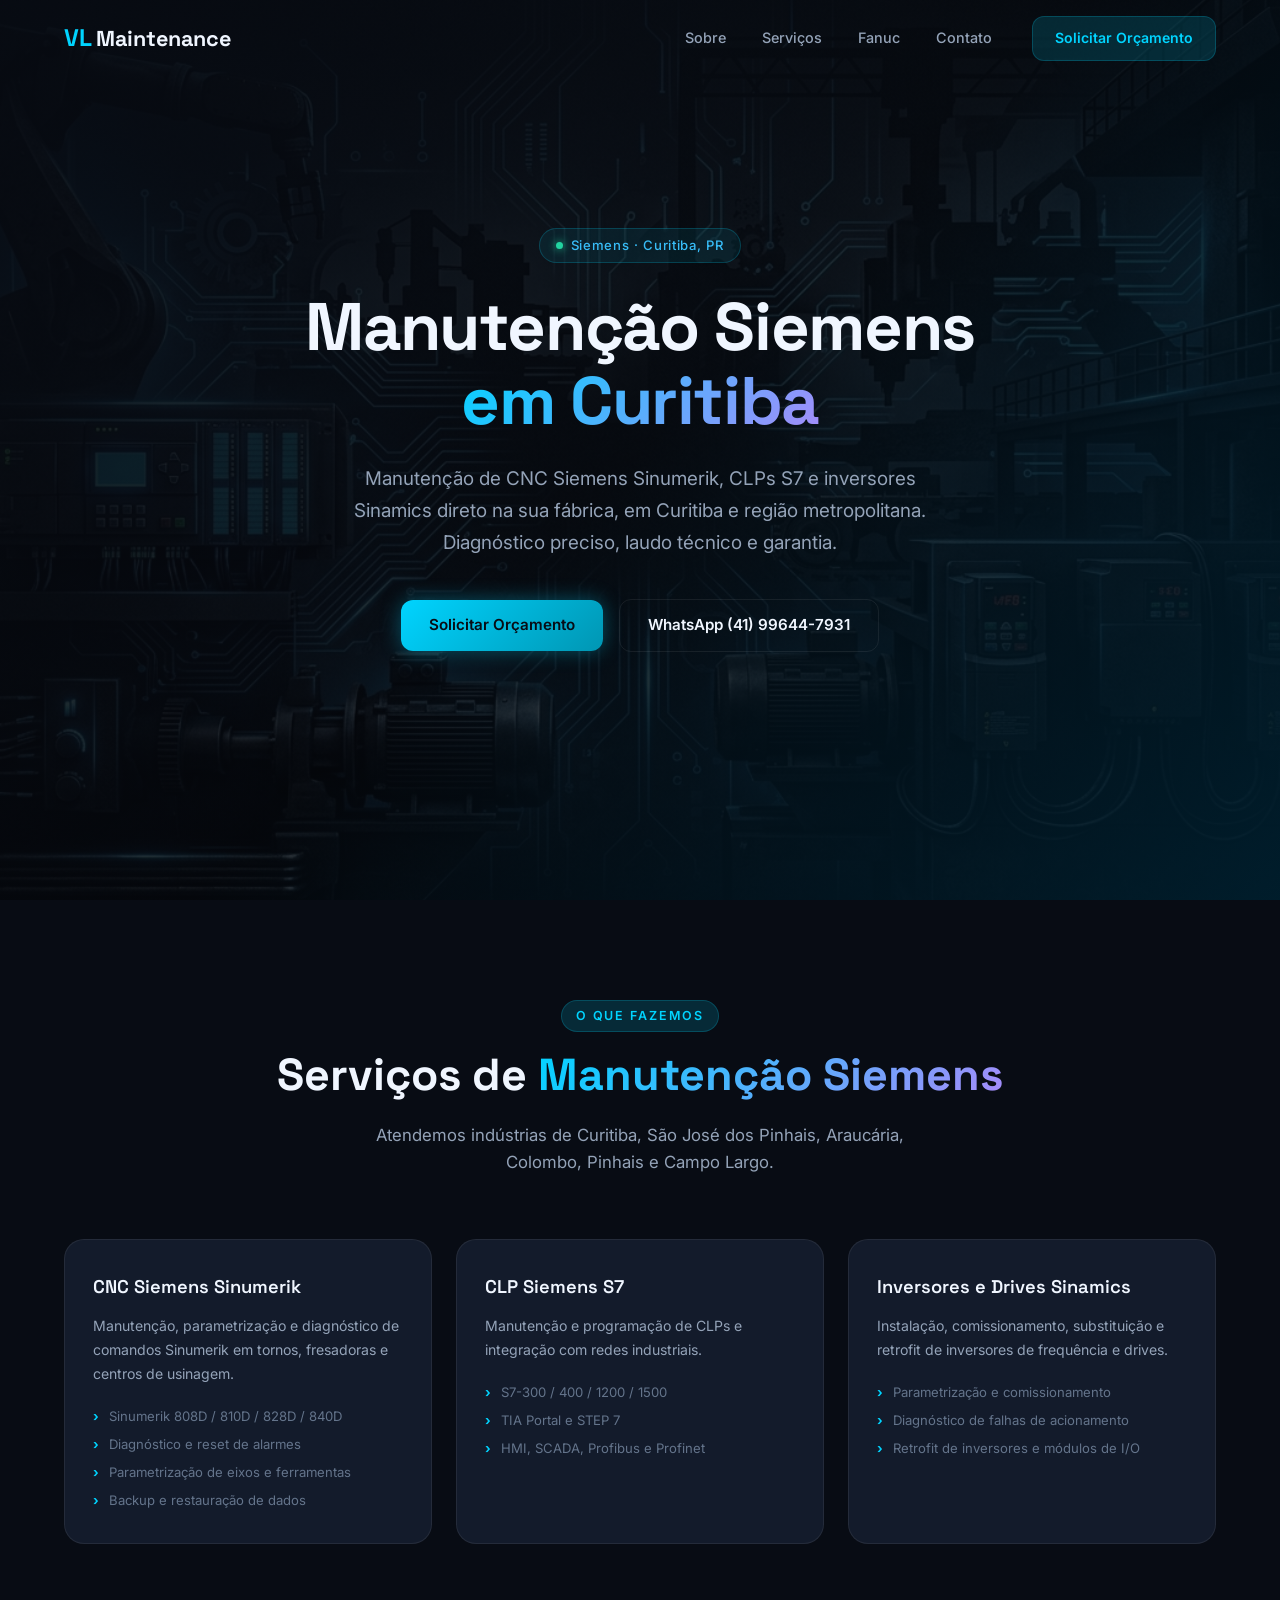
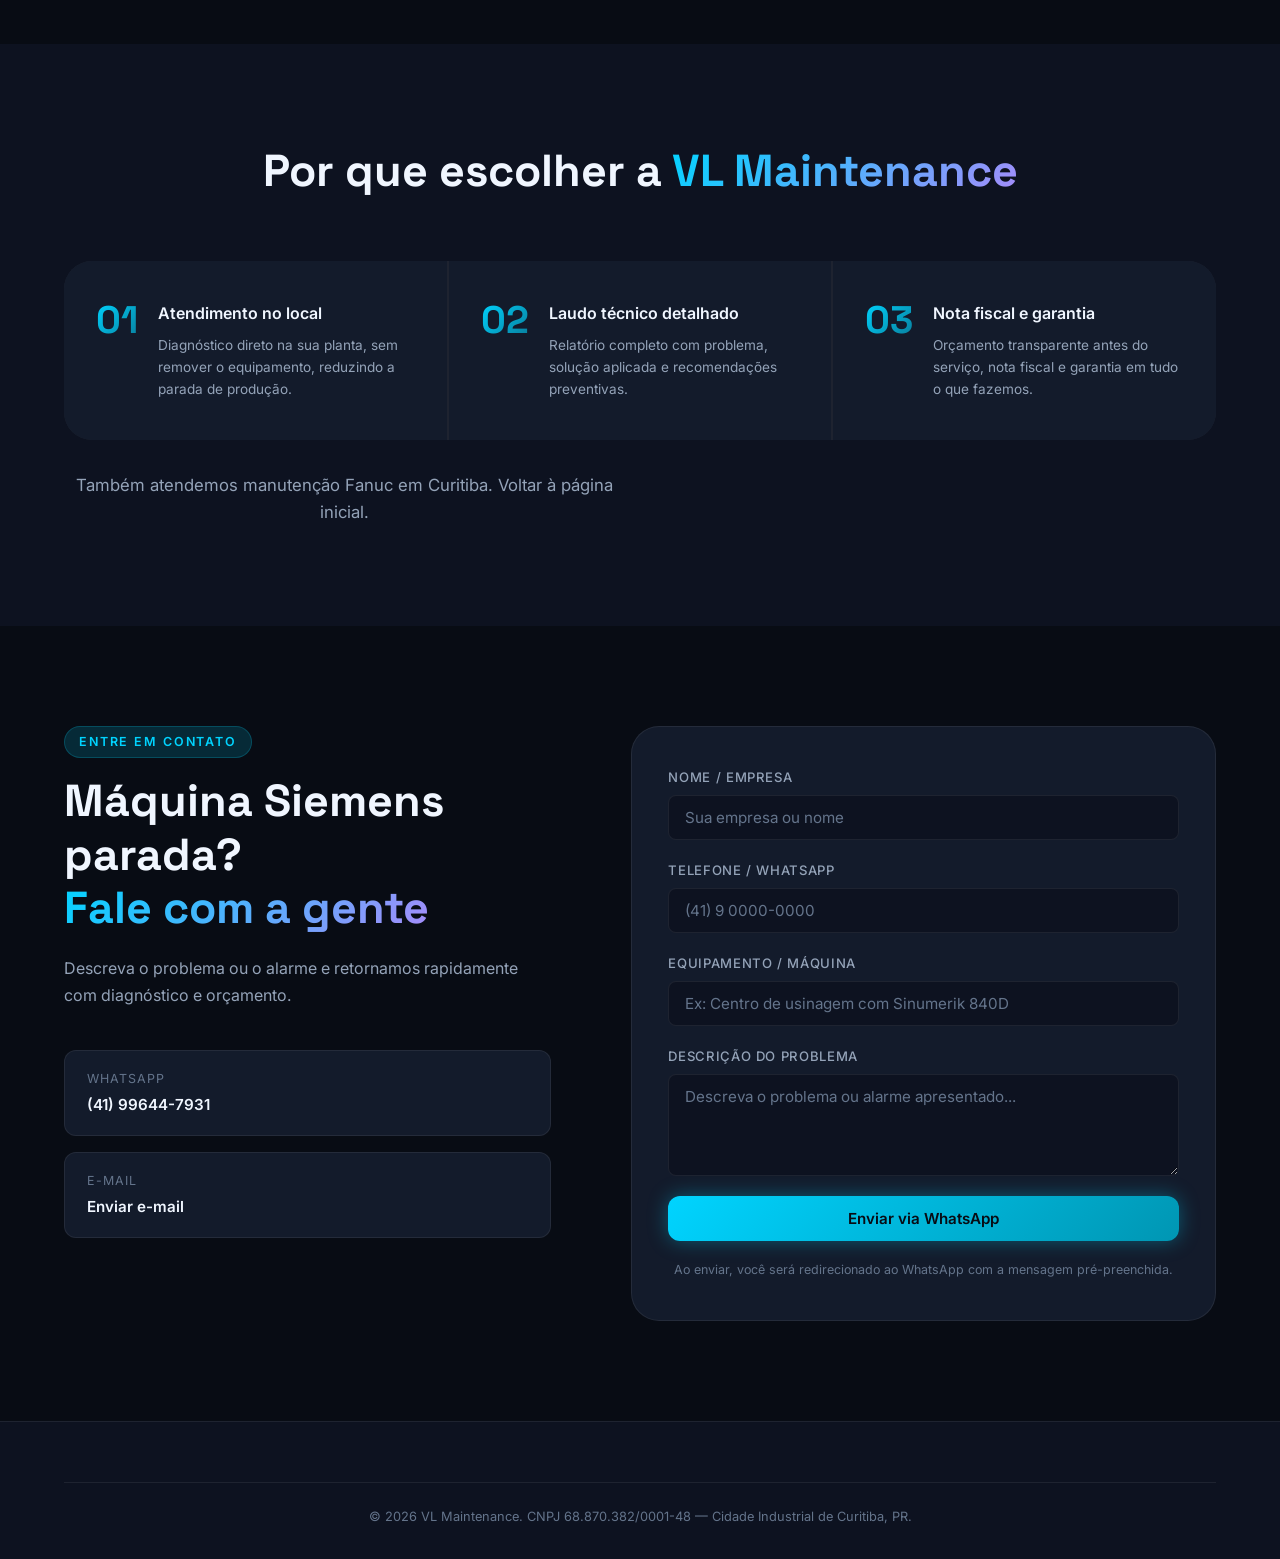
<file: manutencao-siemens-curitiba/index.html>
<!DOCTYPE html>
<html lang="pt-BR">
<head>
  <meta charset="UTF-8" />
  <meta name="viewport" content="width=device-width, initial-scale=1.0" />
  <title>Manutenção Siemens em Curitiba | CNC Sinumerik, CLP S7 e Sinamics – VL Maintenance</title>
  <meta name="description" content="Manutenção Siemens em Curitiba: CNC Sinumerik 808D, 810D, 828D e 840D, CLPs S7 e inversores Sinamics. Atendimento na sua fábrica, laudo técnico e garantia. Solicite orçamento." />
  <meta name="robots" content="index, follow" />
  <link rel="canonical" href="https://vlmaintenance.com.br/manutencao-siemens-curitiba/" />
  <meta property="og:type" content="website" />
  <meta property="og:locale" content="pt_BR" />
  <meta property="og:url" content="https://vlmaintenance.com.br/manutencao-siemens-curitiba/" />
  <meta property="og:title" content="Manutenção Siemens em Curitiba – VL Maintenance" />
  <meta property="og:description" content="CNC Sinumerik, CLPs S7 e inversores Sinamics. Atendimento na sua planta em Curitiba e região." />
  <meta property="og:image" content="https://vlmaintenance.com.br/hero_bg.jpg" />
  <script type="application/ld+json">
  {
    "@context": "https://schema.org",
    "@graph": [
      {
        "@type": "Service",
        "name": "Manutenção Siemens em Curitiba",
        "serviceType": "Manutenção de CNC Siemens Sinumerik, CLP S7 e inversores Sinamics",
        "provider": { "@type": "LocalBusiness", "@id": "https://vlmaintenance.com.br/#empresa", "name": "VL Maintenance", "telephone": "+55-41-99644-7931", "url": "https://vlmaintenance.com.br/" },
        "areaServed": ["Curitiba", "São José dos Pinhais", "Araucária", "Colombo", "Pinhais", "Campo Largo", "Região Metropolitana de Curitiba"]
      },
      {
        "@type": "BreadcrumbList",
        "itemListElement": [
          { "@type": "ListItem", "position": 1, "name": "VL Maintenance", "item": "https://vlmaintenance.com.br/" },
          { "@type": "ListItem", "position": 2, "name": "Manutenção Siemens Curitiba", "item": "https://vlmaintenance.com.br/manutencao-siemens-curitiba/" }
        ]
      },
      {
        "@type": "FAQPage",
        "mainEntity": [
          {"@type": "Question", "name": "Quais controles Siemens vocês atendem em Curitiba?", "acceptedAnswer": {"@type": "Answer", "text": "Sinumerik 808D, 810D, 828D e 840D, CLPs S7-300, 400, 1200 e 1500 e inversores Sinamics."}},
          {"@type": "Question", "name": "Atendem na fábrica?", "acceptedAnswer": {"@type": "Answer", "text": "Sim. O diagnóstico é feito no local, em Curitiba e região metropolitana, com laudo técnico ao final."}},
          {"@type": "Question", "name": "Fazem backup dos parâmetros da máquina?", "acceptedAnswer": {"@type": "Answer", "text": "Sim. Fazemos backup e restauração de dados e parâmetros do CNC e do CLP antes e depois da intervenção."}}
        ]
      }
    ]
  }
  </script>
  <link rel="preconnect" href="https://fonts.googleapis.com" />
  <link rel="preconnect" href="https://fonts.gstatic.com" crossorigin />
  <link href="https://fonts.googleapis.com/css2?family=Inter:wght@300;400;500;600;700;800;900&family=Space+Grotesk:wght@400;500;600;700&display=swap" rel="stylesheet" />
  <link rel="stylesheet" href="/style.css" />
</head>
<body>

  <nav id="navbar" class="navbar">
    <div class="nav-container">
      <a href="/" class="nav-logo"><span class="logo-vl">VL</span><span class="logo-maintenance">Maintenance</span></a>
      <ul class="nav-links" id="nav-links">
        <li><a href="/#sobre" class="nav-link">Sobre</a></li>
        <li><a href="/#servicos" class="nav-link">Serviços</a></li>
        <li><a href="/manutencao-fanuc-curitiba/" class="nav-link">Fanuc</a></li>
        <li><a href="#contato" class="nav-link">Contato</a></li>
      </ul>
      <a href="#contato" class="btn btn-nav">Solicitar Orçamento</a>
      <button class="hamburger" id="hamburger" aria-label="Menu"><span></span><span></span><span></span></button>
    </div>
  </nav>

  <section id="home" class="hero">
    <div class="hero-bg"></div>
    <div class="hero-overlay"></div>
    <div class="hero-content">
      <div class="hero-badge"><span class="badge-dot"></span>Siemens · Curitiba, PR</div>
      <h1 class="hero-title">Manutenção Siemens<br /><span class="gradient-text">em Curitiba</span></h1>
      <p class="hero-subtitle">
        Manutenção de CNC Siemens Sinumerik, CLPs S7 e inversores Sinamics direto na sua fábrica,
        em Curitiba e região metropolitana. Diagnóstico preciso, laudo técnico e garantia.
      </p>
      <div class="hero-cta">
        <a href="#contato" class="btn btn-primary">Solicitar Orçamento</a>
        <a href="https://wa.me/5541996447931" target="_blank" rel="noopener" class="btn btn-ghost">WhatsApp (41) 99644-7931</a>
      </div>
    </div>
  </section>

  <section id="servicos" class="section servicos-section">
    <div class="container">
      <div class="section-header">
        <div class="section-label">O Que Fazemos</div>
        <h2 class="section-title">Serviços de <span class="gradient-text">Manutenção Siemens</span></h2>
        <p class="section-desc">Atendemos indústrias de Curitiba, São José dos Pinhais, Araucária, Colombo, Pinhais e Campo Largo.</p>
      </div>
      <div class="servicos-grid">
        <div class="servico-card">
          <h3 class="servico-title">CNC Siemens Sinumerik</h3>
          <p class="servico-desc">Manutenção, parametrização e diagnóstico de comandos Sinumerik em tornos, fresadoras e centros de usinagem.</p>
          <ul class="servico-list">
            <li>Sinumerik 808D / 810D / 828D / 840D</li>
            <li>Diagnóstico e reset de alarmes</li>
            <li>Parametrização de eixos e ferramentas</li>
            <li>Backup e restauração de dados</li>
          </ul>
        </div>
        <div class="servico-card">
          <h3 class="servico-title">CLP Siemens S7</h3>
          <p class="servico-desc">Manutenção e programação de CLPs e integração com redes industriais.</p>
          <ul class="servico-list">
            <li>S7-300 / 400 / 1200 / 1500</li>
            <li>TIA Portal e STEP 7</li>
            <li>HMI, SCADA, Profibus e Profinet</li>
          </ul>
        </div>
        <div class="servico-card">
          <h3 class="servico-title">Inversores e Drives Sinamics</h3>
          <p class="servico-desc">Instalação, comissionamento, substituição e retrofit de inversores de frequência e drives.</p>
          <ul class="servico-list">
            <li>Parametrização e comissionamento</li>
            <li>Diagnóstico de falhas de acionamento</li>
            <li>Retrofit de inversores e módulos de I/O</li>
          </ul>
        </div>
      </div>
    </div>
  </section>

  <section id="diferenciais" class="section diferenciais-section">
    <div class="container">
      <div class="section-header">
        <h2 class="section-title">Por que escolher a <span class="gradient-text">VL Maintenance</span></h2>
      </div>
      <div class="diferenciais-grid">
        <div class="diferencial-item"><div class="dif-number">01</div><div class="dif-content"><h3>Atendimento no local</h3><p>Diagnóstico direto na sua planta, sem remover o equipamento, reduzindo a parada de produção.</p></div></div>
        <div class="diferencial-item"><div class="dif-number">02</div><div class="dif-content"><h3>Laudo técnico detalhado</h3><p>Relatório completo com problema, solução aplicada e recomendações preventivas.</p></div></div>
        <div class="diferencial-item"><div class="dif-number">03</div><div class="dif-content"><h3>Nota fiscal e garantia</h3><p>Orçamento transparente antes do serviço, nota fiscal e garantia em tudo o que fazemos.</p></div></div>
      </div>
      <p class="section-desc" style="text-align:center;margin-top:2rem">
        Também atendemos <a href="/manutencao-fanuc-curitiba/">manutenção Fanuc em Curitiba</a>. <a href="/">Voltar à página inicial</a>.
      </p>
    </div>
  </section>

  <section id="contato" class="section contato-section">
    <div class="container">
      <div class="contato-grid">
        <div class="contato-info">
          <div class="section-label">Entre em Contato</div>
          <h2 class="section-title">Máquina Siemens parada?<br /><span class="gradient-text">Fale com a gente</span></h2>
          <p class="contato-desc">Descreva o problema ou o alarme e retornamos rapidamente com diagnóstico e orçamento.</p>
          <div class="contato-cards">
            <a href="https://wa.me/5541996447931" target="_blank" rel="noopener" class="contato-card contato-whatsapp">
              <div><div class="contato-card-title">WhatsApp</div><div class="contato-card-value">(41) 99644-7931</div></div>
            </a>
            <a href="mailto:vinilobo.eng@gmail.com" class="contato-card contato-email">
              <div><div class="contato-card-title">E-mail</div><div class="contato-card-value">Enviar e-mail</div></div>
            </a>
          </div>
        </div>
        <div class="contato-form-wrap">
          <form class="contato-form" id="contato-form">
            <div class="form-group"><label for="nome">Nome / Empresa</label><input type="text" id="nome" name="nome" placeholder="Sua empresa ou nome" required /></div>
            <div class="form-group"><label for="telefone">Telefone / WhatsApp</label><input type="tel" id="telefone" name="telefone" placeholder="(41) 9 0000-0000" required /></div>
            <div class="form-group"><label for="maquina">Equipamento / Máquina</label><input type="text" id="maquina" name="maquina" placeholder="Ex: Centro de usinagem com Sinumerik 840D" /></div>
            <div class="form-group"><label for="descricao">Descrição do Problema</label><textarea id="descricao" name="descricao" rows="4" placeholder="Descreva o problema ou alarme apresentado..." required></textarea></div>
            <button type="submit" class="btn btn-primary btn-full" id="btn-enviar">Enviar via WhatsApp</button>
            <p class="form-note">Ao enviar, você será redirecionado ao WhatsApp com a mensagem pré-preenchida.</p>
          </form>
        </div>
      </div>
    </div>
  </section>

  <footer class="footer">
    <div class="container">
      <div class="footer-bottom">
        <p>© 2026 VL Maintenance. CNPJ 68.870.382/0001-48 — Cidade Industrial de Curitiba, PR.</p>
      </div>
    </div>
  </footer>

  <script src="/script.js"></script>
</body>
</html>
</file>
<file: style.css>
/* ============================================================
   VL Maintenance — style.css
   Design System: Dark Industrial + Electric Blue
   ============================================================ */

/* ---- Google Fonts & CSS Variables ---- */
@import url('https://fonts.googleapis.com/css2?family=Inter:wght@300;400;500;600;700;800;900&family=Space+Grotesk:wght@400;500;600;700&display=swap');

:root {
  --bg-900: #080c14;
  --bg-800: #0d1220;
  --bg-700: #111827;
  --bg-600: #1a2233;
  --bg-card: #131b2b;
  --bg-card-hover: #1a2540;

  --blue-400: #38bdf8;
  --blue-500: #00d4ff;
  --blue-600: #0096b3;
  --blue-glow: rgba(0, 212, 255, 0.15);
  --blue-glow-strong: rgba(0, 212, 255, 0.3);

  --accent-orange: #f97316;
  --accent-green: #22d3a0;
  --accent-purple: #a78bfa;

  --text-primary: #f0f6ff;
  --text-secondary: #94a3b8;
  --text-muted: #64748b;

  --border: rgba(255,255,255,0.07);
  --border-blue: rgba(0, 212, 255, 0.2);

  --radius-sm: 8px;
  --radius-md: 12px;
  --radius-lg: 20px;
  --radius-xl: 28px;

  --shadow-card: 0 4px 24px rgba(0,0,0,0.4);
  --shadow-blue: 0 0 40px rgba(0, 212, 255, 0.12);

  --transition: all 0.3s cubic-bezier(0.4, 0, 0.2, 1);

  --font-body: 'Inter', sans-serif;
  --font-heading: 'Space Grotesk', sans-serif;
}

/* ---- Reset & Base ---- */
*, *::before, *::after { box-sizing: border-box; margin: 0; padding: 0; }
html { scroll-behavior: smooth; }

body {
  font-family: var(--font-body);
  background-color: var(--bg-900);
  color: var(--text-primary);
  line-height: 1.6;
  overflow-x: hidden;
  -webkit-font-smoothing: antialiased;
}

a { color: inherit; text-decoration: none; }
ul { list-style: none; }
img { max-width: 100%; display: block; }

/* ============================================================
   UTILITIES
   ============================================================ */
.container {
  max-width: 1200px;
  margin: 0 auto;
  padding: 0 24px;
}

.section {
  padding: 100px 0;
}

.gradient-text {
  background: linear-gradient(135deg, var(--blue-500) 0%, var(--accent-purple) 100%);
  -webkit-background-clip: text;
  -webkit-text-fill-color: transparent;
  background-clip: text;
}

.section-label {
  display: inline-block;
  font-size: 0.78rem;
  font-weight: 600;
  letter-spacing: 0.15em;
  text-transform: uppercase;
  color: var(--blue-500);
  background: var(--blue-glow);
  border: 1px solid var(--border-blue);
  border-radius: 100px;
  padding: 5px 14px;
  margin-bottom: 16px;
}

.section-title {
  font-family: var(--font-heading);
  font-size: clamp(2rem, 4vw, 2.8rem);
  font-weight: 700;
  line-height: 1.2;
  color: var(--text-primary);
  margin-bottom: 20px;
}

.section-desc {
  font-size: 1.05rem;
  color: var(--text-secondary);
  max-width: 560px;
}

.section-header {
  text-align: center;
  margin-bottom: 64px;
}
.section-header .section-desc { margin: 0 auto; }

/* ============================================================
   BUTTONS
   ============================================================ */
.btn {
  display: inline-flex;
  align-items: center;
  gap: 8px;
  padding: 13px 28px;
  border-radius: var(--radius-md);
  font-family: var(--font-body);
  font-size: 0.95rem;
  font-weight: 600;
  cursor: pointer;
  border: none;
  transition: var(--transition);
  text-decoration: none;
}

.btn-primary {
  background: linear-gradient(135deg, var(--blue-500), var(--blue-600));
  color: var(--bg-900);
  box-shadow: 0 0 20px rgba(0, 212, 255, 0.35);
}
.btn-primary:hover {
  transform: translateY(-2px);
  box-shadow: 0 0 35px rgba(0, 212, 255, 0.55);
}

.btn-ghost {
  background: transparent;
  color: var(--text-primary);
  border: 1px solid var(--border);
}
.btn-ghost:hover {
  background: var(--bg-600);
  border-color: var(--border-blue);
  transform: translateY(-2px);
}

.btn-nav {
  background: var(--blue-glow);
  border: 1px solid var(--border-blue);
  color: var(--blue-500);
  padding: 10px 22px;
  font-size: 0.88rem;
}
.btn-nav:hover {
  background: rgba(0, 212, 255, 0.25);
}

.btn-full { width: 100%; justify-content: center; }

/* ============================================================
   NAVBAR
   ============================================================ */
.navbar {
  position: fixed;
  top: 0; left: 0; right: 0;
  z-index: 1000;
  padding: 16px 0;
  transition: var(--transition);
}

.navbar.scrolled {
  background: rgba(8, 12, 20, 0.9);
  backdrop-filter: blur(20px);
  -webkit-backdrop-filter: blur(20px);
  border-bottom: 1px solid var(--border);
  padding: 12px 0;
}

.nav-container {
  max-width: 1200px;
  margin: 0 auto;
  padding: 0 24px;
  display: flex;
  align-items: center;
  gap: 40px;
}

.nav-logo {
  display: flex;
  align-items: baseline;
  gap: 4px;
  font-family: var(--font-heading);
  font-weight: 700;
  font-size: 1.35rem;
  flex-shrink: 0;
}
.logo-vl {
  color: var(--blue-500);
  font-size: 1.5rem;
}
.logo-maintenance { color: var(--text-primary); }

.nav-links {
  display: flex;
  align-items: center;
  gap: 36px;
  margin-left: auto;
}

.nav-link {
  font-size: 0.9rem;
  font-weight: 500;
  color: var(--text-secondary);
  transition: var(--transition);
  position: relative;
}
.nav-link::after {
  content: '';
  position: absolute;
  bottom: -4px; left: 0; right: 0;
  height: 2px;
  background: var(--blue-500);
  transform: scaleX(0);
  transition: transform 0.3s;
}
.nav-link:hover { color: var(--text-primary); }
.nav-link:hover::after { transform: scaleX(1); }

.hamburger {
  display: none;
  flex-direction: column;
  gap: 5px;
  background: none;
  border: none;
  cursor: pointer;
  padding: 4px;
  margin-left: auto;
}
.hamburger span {
  display: block;
  width: 24px;
  height: 2px;
  background: var(--text-primary);
  border-radius: 2px;
  transition: var(--transition);
}

/* ============================================================
   HERO
   ============================================================ */
.hero {
  min-height: 100vh;
  display: flex;
  align-items: center;
  justify-content: center;
  position: relative;
  overflow: hidden;
  padding: 120px 24px 80px;
}

.hero-bg {
  position: absolute;
  inset: 0;
  background-image: url('hero_bg.jpg');
  background-size: cover;
  background-position: center;
  filter: saturate(0.7) brightness(0.35);
  transform: scale(1.05);
  animation: heroZoom 20s ease-in-out infinite alternate;
}

@keyframes heroZoom {
  from { transform: scale(1.05); }
  to   { transform: scale(1.12); }
}

.hero-overlay {
  position: absolute;
  inset: 0;
  background: linear-gradient(
    135deg,
    rgba(8, 12, 20, 0.85) 0%,
    rgba(8, 12, 20, 0.5) 50%,
    rgba(0, 40, 60, 0.7) 100%
  );
}

.hero-particles {
  position: absolute;
  inset: 0;
  pointer-events: none;
}

.particle {
  position: absolute;
  width: 2px;
  height: 2px;
  background: var(--blue-500);
  border-radius: 50%;
  opacity: 0;
  animation: particleFloat linear infinite;
}

@keyframes particleFloat {
  0%   { opacity: 0; transform: translateY(0) scale(1); }
  10%  { opacity: 0.8; }
  90%  { opacity: 0.3; }
  100% { opacity: 0; transform: translateY(-80vh) scale(0.3); }
}

.hero-content {
  position: relative;
  z-index: 2;
  max-width: 800px;
  text-align: center;
}

.hero-badge {
  display: inline-flex;
  align-items: center;
  gap: 8px;
  font-size: 0.82rem;
  font-weight: 500;
  color: var(--blue-400);
  background: rgba(0, 212, 255, 0.08);
  border: 1px solid var(--border-blue);
  border-radius: 100px;
  padding: 6px 16px;
  margin-bottom: 28px;
  letter-spacing: 0.05em;
}

.badge-dot {
  width: 7px;
  height: 7px;
  background: var(--accent-green);
  border-radius: 50%;
  box-shadow: 0 0 8px var(--accent-green);
  animation: pulse 2s ease-in-out infinite;
}

@keyframes pulse {
  0%, 100% { transform: scale(1); opacity: 1; }
  50% { transform: scale(1.4); opacity: 0.7; }
}

.hero-title {
  font-family: var(--font-heading);
  font-size: clamp(2.4rem, 6vw, 4.2rem);
  font-weight: 800;
  line-height: 1.1;
  letter-spacing: -0.02em;
  margin-bottom: 24px;
  color: var(--text-primary);
}

.hero-subtitle {
  font-size: clamp(1rem, 2vw, 1.18rem);
  color: var(--text-secondary);
  max-width: 620px;
  margin: 0 auto 40px;
  line-height: 1.7;
}

.hero-cta {
  display: flex;
  align-items: center;
  justify-content: center;
  gap: 16px;
  flex-wrap: wrap;
  margin-bottom: 60px;
}

.hero-stats {
  display: flex;
  align-items: center;
  justify-content: center;
  gap: 0;
  background: rgba(255,255,255,0.04);
  border: 1px solid var(--border);
  border-radius: var(--radius-lg);
  padding: 24px 40px;
  backdrop-filter: blur(12px);
  flex-wrap: wrap;
}

.stat-item {
  padding: 0 40px;
  text-align: center;
}

.stat-number {
  font-family: var(--font-heading);
  font-size: 2.4rem;
  font-weight: 800;
  color: var(--blue-500);
  line-height: 1;
}
.stat-suffix {
  font-size: 1.6rem;
  font-weight: 700;
  color: var(--blue-500);
}

.stat-label {
  display: block;
  font-size: 0.78rem;
  color: var(--text-muted);
  margin-top: 4px;
  text-transform: uppercase;
  letter-spacing: 0.08em;
}

.stat-divider {
  width: 1px;
  height: 48px;
  background: var(--border);
}

.hero-scroll-indicator {
  position: absolute;
  bottom: 36px;
  left: 50%;
  transform: translateX(-50%);
  display: flex;
  flex-direction: column;
  align-items: center;
  gap: 8px;
  color: var(--text-muted);
  font-size: 0.75rem;
  letter-spacing: 0.1em;
  text-transform: uppercase;
  z-index: 2;
}

.scroll-arrow {
  width: 1px;
  height: 40px;
  background: linear-gradient(to bottom, var(--border-blue), transparent);
  animation: scrollPulse 2s ease-in-out infinite;
}

@keyframes scrollPulse {
  0%, 100% { opacity: 0.3; }
  50% { opacity: 1; }
}

/* ============================================================
   SOBRE
   ============================================================ */
.sobre-section {
  background: var(--bg-800);
}

.sobre-grid {
  display: grid;
  grid-template-columns: 1fr 1fr;
  gap: 80px;
  align-items: center;
}

.sobre-visual {
  position: relative;
  min-height: 420px;
}

.sobre-card-main {
  background: var(--bg-card);
  border: 1px solid var(--border);
  border-radius: var(--radius-xl);
  padding: 48px 36px;
  text-align: center;
  box-shadow: var(--shadow-card);
}

.sobre-icon-big {
  font-size: 4rem;
  margin-bottom: 32px;
  filter: drop-shadow(0 0 20px rgba(0, 212, 255, 0.4));
}

.sobre-expertise-tags {
  display: flex;
  flex-wrap: wrap;
  gap: 10px;
  justify-content: center;
}

.tag {
  padding: 6px 14px;
  border-radius: 100px;
  font-size: 0.8rem;
  font-weight: 600;
  border: 1px solid;
}
.tag-siemens { background: rgba(0, 168, 220, 0.12); border-color: rgba(0, 168, 220, 0.3); color: #38bdf8; }
.tag-fanuc   { background: rgba(249, 115, 22, 0.1);  border-color: rgba(249, 115, 22, 0.25); color: #fb923c; }
.tag-plc     { background: rgba(34, 211, 160, 0.1);  border-color: rgba(34, 211, 160, 0.25); color: #34d399; }
.tag-cnc     { background: rgba(167, 139, 250, 0.1); border-color: rgba(167, 139, 250, 0.25); color: #a78bfa; }
.tag-vfd     { background: rgba(250, 204, 21, 0.1);  border-color: rgba(250, 204, 21, 0.25);  color: #facc15; }
.tag-motor   { background: rgba(236, 72, 153, 0.1);  border-color: rgba(236, 72, 153, 0.25); color: #f472b6; }

.sobre-card-floating {
  position: absolute;
  display: flex;
  align-items: center;
  gap: 14px;
  background: var(--bg-800);
  border: 1px solid var(--border-blue);
  border-radius: var(--radius-md);
  padding: 14px 18px;
  box-shadow: 0 8px 32px rgba(0,0,0,0.5), 0 0 20px rgba(0, 212, 255, 0.08);
}

.card-float-1 {
  top: -24px;
  right: -20px;
  animation: floatY 4s ease-in-out infinite;
}
.card-float-2 {
  bottom: 20px;
  left: -20px;
  animation: floatY 4s ease-in-out infinite 2s;
}

@keyframes floatY {
  0%, 100% { transform: translateY(0); }
  50% { transform: translateY(-10px); }
}

.float-title {
  font-size: 0.85rem;
  font-weight: 600;
  color: var(--text-primary);
}
.float-sub {
  font-size: 0.75rem;
  color: var(--text-muted);
}

.sobre-content { padding: 16px 0; }

.sobre-text {
  color: var(--text-secondary);
  font-size: 1rem;
  margin-bottom: 16px;
  line-height: 1.75;
}
.sobre-text strong { color: var(--text-primary); }

.sobre-pilares {
  display: flex;
  flex-direction: column;
  gap: 20px;
  margin: 32px 0;
}

.pilar {
  display: flex;
  align-items: flex-start;
  gap: 16px;
  padding: 16px 20px;
  background: var(--bg-card);
  border: 1px solid var(--border);
  border-radius: var(--radius-md);
  transition: var(--transition);
}
.pilar:hover {
  border-color: var(--border-blue);
  background: var(--bg-card-hover);
}

.pilar-icon { font-size: 1.4rem; flex-shrink: 0; margin-top: 2px; }
.pilar-title { font-weight: 600; font-size: 0.95rem; margin-bottom: 4px; }
.pilar-text { font-size: 0.85rem; color: var(--text-secondary); }

.sobre-info {
  display: flex;
  flex-wrap: wrap;
  gap: 10px;
  margin-top: 24px;
}

.info-chip {
  display: inline-flex;
  align-items: center;
  gap: 7px;
  font-size: 0.8rem;
  color: var(--text-muted);
  background: var(--bg-card);
  border: 1px solid var(--border);
  border-radius: 100px;
  padding: 6px 14px;
}

/* ============================================================
   SERVIÇOS
   ============================================================ */
.servicos-section {
  background: var(--bg-900);
}

.servicos-grid {
  display: grid;
  grid-template-columns: repeat(3, 1fr);
  gap: 24px;
}

.servico-card {
  background: var(--bg-card);
  border: 1px solid var(--border);
  border-radius: var(--radius-lg);
  padding: 32px 28px;
  transition: var(--transition);
  position: relative;
  overflow: hidden;
}

.servico-card::before {
  content: '';
  position: absolute;
  top: 0; left: 0; right: 0;
  height: 2px;
  background: linear-gradient(90deg, transparent, var(--blue-500), transparent);
  opacity: 0;
  transition: opacity 0.4s;
}

.servico-card:hover {
  border-color: var(--border-blue);
  background: var(--bg-card-hover);
  transform: translateY(-6px);
  box-shadow: var(--shadow-blue);
}
.servico-card:hover::before { opacity: 1; }

.servico-icon-wrap {
  width: 64px;
  height: 64px;
  border-radius: var(--radius-md);
  display: flex;
  align-items: center;
  justify-content: center;
  margin-bottom: 24px;
}

.siemens-color  { background: rgba(0, 168, 220, 0.12); color: #38bdf8; }
.fanuc-color    { background: rgba(249, 115, 22, 0.12); color: #fb923c; }
.plc-color      { background: rgba(34, 211, 160, 0.12); color: #34d399; }
.inversor-color { background: rgba(250, 204, 21, 0.12); color: #facc15; }
.motor-color    { background: rgba(236, 72, 153, 0.12); color: #f472b6; }
.medicao-color  { background: rgba(167, 139, 250, 0.12); color: #a78bfa; }

.servico-title {
  font-family: var(--font-heading);
  font-size: 1.15rem;
  font-weight: 600;
  margin-bottom: 12px;
  color: var(--text-primary);
}

.servico-desc {
  font-size: 0.88rem;
  color: var(--text-secondary);
  line-height: 1.7;
  margin-bottom: 20px;
}

.servico-list {
  display: flex;
  flex-direction: column;
  gap: 7px;
}
.servico-list li {
  font-size: 0.82rem;
  color: var(--text-muted);
  padding-left: 16px;
  position: relative;
}
.servico-list li::before {
  content: '›';
  position: absolute;
  left: 0;
  color: var(--blue-500);
  font-weight: 700;
}

/* ============================================================
   DIFERENCIAIS
   ============================================================ */
.diferenciais-section {
  background: var(--bg-800);
}

.diferenciais-grid {
  display: grid;
  grid-template-columns: repeat(3, 1fr);
  gap: 2px;
  background: var(--border);
  border-radius: var(--radius-xl);
  overflow: hidden;
}

.diferencial-item {
  background: var(--bg-card);
  padding: 40px 32px;
  display: flex;
  gap: 20px;
  transition: var(--transition);
}

.diferencial-item:hover {
  background: var(--bg-card-hover);
}

.dif-number {
  font-family: var(--font-heading);
  font-size: 2.4rem;
  font-weight: 800;
  color: var(--border-blue);
  line-height: 1;
  flex-shrink: 0;
  background: linear-gradient(135deg, var(--blue-500) 0%, rgba(0, 212, 255, 0.2) 100%);
  -webkit-background-clip: text;
  -webkit-text-fill-color: transparent;
  background-clip: text;
}

.dif-content h3 {
  font-size: 1rem;
  font-weight: 600;
  margin-bottom: 8px;
  color: var(--text-primary);
}

.dif-content p {
  font-size: 0.85rem;
  color: var(--text-secondary);
  line-height: 1.6;
}

/* ============================================================
   CONTATO
   ============================================================ */
.contato-section {
  background: var(--bg-900);
}

.contato-grid {
  display: grid;
  grid-template-columns: 1fr 1.2fr;
  gap: 80px;
  align-items: start;
}

.contato-desc {
  color: var(--text-secondary);
  font-size: 1rem;
  margin-bottom: 40px;
  line-height: 1.7;
}

.contato-cards {
  display: flex;
  flex-direction: column;
  gap: 16px;
}

.contato-card {
  display: flex;
  align-items: center;
  gap: 18px;
  padding: 18px 22px;
  background: var(--bg-card);
  border: 1px solid var(--border);
  border-radius: var(--radius-md);
  transition: var(--transition);
  cursor: pointer;
}
.contato-card:hover {
  border-color: var(--border-blue);
  transform: translateX(6px);
}

.contato-card-icon {
  width: 52px;
  height: 52px;
  border-radius: var(--radius-sm);
  display: flex;
  align-items: center;
  justify-content: center;
  flex-shrink: 0;
}

.contato-whatsapp .contato-card-icon { background: rgba(34, 197, 94, 0.12); color: #4ade80; }
.contato-email   .contato-card-icon  { background: rgba(0, 212, 255, 0.10);  color: var(--blue-500); }
.contato-local   .contato-card-icon  { background: rgba(249, 115, 22, 0.10); color: #fb923c; }

.contato-card-title {
  font-size: 0.78rem;
  color: var(--text-muted);
  text-transform: uppercase;
  letter-spacing: 0.08em;
  margin-bottom: 4px;
}
.contato-card-value {
  font-size: 0.95rem;
  font-weight: 600;
  color: var(--text-primary);
}

.contato-form-wrap {
  background: var(--bg-card);
  border: 1px solid var(--border);
  border-radius: var(--radius-xl);
  padding: 40px 36px;
}

.contato-form {
  display: flex;
  flex-direction: column;
  gap: 20px;
}

.form-group {
  display: flex;
  flex-direction: column;
  gap: 7px;
}

.form-group label {
  font-size: 0.82rem;
  font-weight: 500;
  color: var(--text-secondary);
  text-transform: uppercase;
  letter-spacing: 0.05em;
}

.form-group input,
.form-group textarea {
  background: var(--bg-800);
  border: 1px solid var(--border);
  border-radius: var(--radius-sm);
  color: var(--text-primary);
  font-family: var(--font-body);
  font-size: 0.95rem;
  padding: 12px 16px;
  outline: none;
  transition: var(--transition);
  resize: vertical;
}

.form-group input::placeholder,
.form-group textarea::placeholder { color: var(--text-muted); }

.form-group input:focus,
.form-group textarea:focus {
  border-color: var(--blue-500);
  box-shadow: 0 0 0 3px rgba(0, 212, 255, 0.1);
}

.form-note {
  font-size: 0.78rem;
  color: var(--text-muted);
  text-align: center;
  line-height: 1.5;
}

/* ============================================================
   FOOTER
   ============================================================ */
.footer {
  background: var(--bg-800);
  border-top: 1px solid var(--border);
  padding: 60px 0 32px;
}

.footer-grid {
  display: flex;
  justify-content: space-between;
  gap: 48px;
  flex-wrap: wrap;
  margin-bottom: 48px;
}

.footer-tagline {
  margin-top: 16px;
  font-size: 0.88rem;
  color: var(--text-muted);
  line-height: 1.7;
}

.footer-links {
  display: flex;
  gap: 60px;
}

.footer-col h4 {
  font-size: 0.82rem;
  text-transform: uppercase;
  letter-spacing: 0.1em;
  color: var(--text-muted);
  margin-bottom: 16px;
}

.footer-col ul {
  display: flex;
  flex-direction: column;
  gap: 10px;
}
.footer-col a, .footer-col span {
  font-size: 0.88rem;
  color: var(--text-secondary);
  transition: var(--transition);
}
.footer-col a:hover { color: var(--blue-500); }

.footer-bottom {
  border-top: 1px solid var(--border);
  padding-top: 24px;
  text-align: center;
  font-size: 0.8rem;
  color: var(--text-muted);
}

/* ============================================================
   ANIMATIONS / REVEAL
   ============================================================ */
.reveal {
  opacity: 0;
  transform: translateY(30px);
  transition: opacity 0.7s ease, transform 0.7s ease;
}
.reveal.visible {
  opacity: 1;
  transform: none;
}

/* ============================================================
   RESPONSIVE
   ============================================================ */
@media (max-width: 1024px) {
  .servicos-grid { grid-template-columns: repeat(2, 1fr); }
  .diferenciais-grid { grid-template-columns: repeat(2, 1fr); }
  .sobre-grid { gap: 48px; }
}

@media (max-width: 768px) {
  .section { padding: 72px 0; }

  .nav-links, .btn-nav { display: none; }
  .hamburger { display: flex; }

  .nav-links.open {
    display: flex;
    flex-direction: column;
    position: fixed;
    top: 0; left: 0; right: 0; bottom: 0;
    background: var(--bg-900);
    align-items: center;
    justify-content: center;
    gap: 32px;
    z-index: 999;
  }
  .nav-links.open .nav-link {
    font-size: 1.5rem;
  }

  .sobre-grid { grid-template-columns: 1fr; }
  .sobre-visual { min-height: 300px; }
  .card-float-1 { top: -10px; right: 0; }
  .card-float-2 { bottom: -10px; left: 0; }

  .servicos-grid { grid-template-columns: 1fr; }
  .diferenciais-grid { grid-template-columns: 1fr; }

  .contato-grid { grid-template-columns: 1fr; gap: 48px; }
  .contato-form-wrap { padding: 28px 20px; }

  .hero-stats { padding: 20px; gap: 0; }
  .stat-item { padding: 0 20px; }

  .footer-grid { flex-direction: column; }
  .footer-links { gap: 32px; }
}

@media (max-width: 480px) {
  .hero-cta { flex-direction: column; }
  .hero-stats { flex-direction: column; gap: 20px; }
  .stat-divider { width: 60px; height: 1px; }
  .contato-form-wrap { padding: 24px 16px; }
}
</file>
